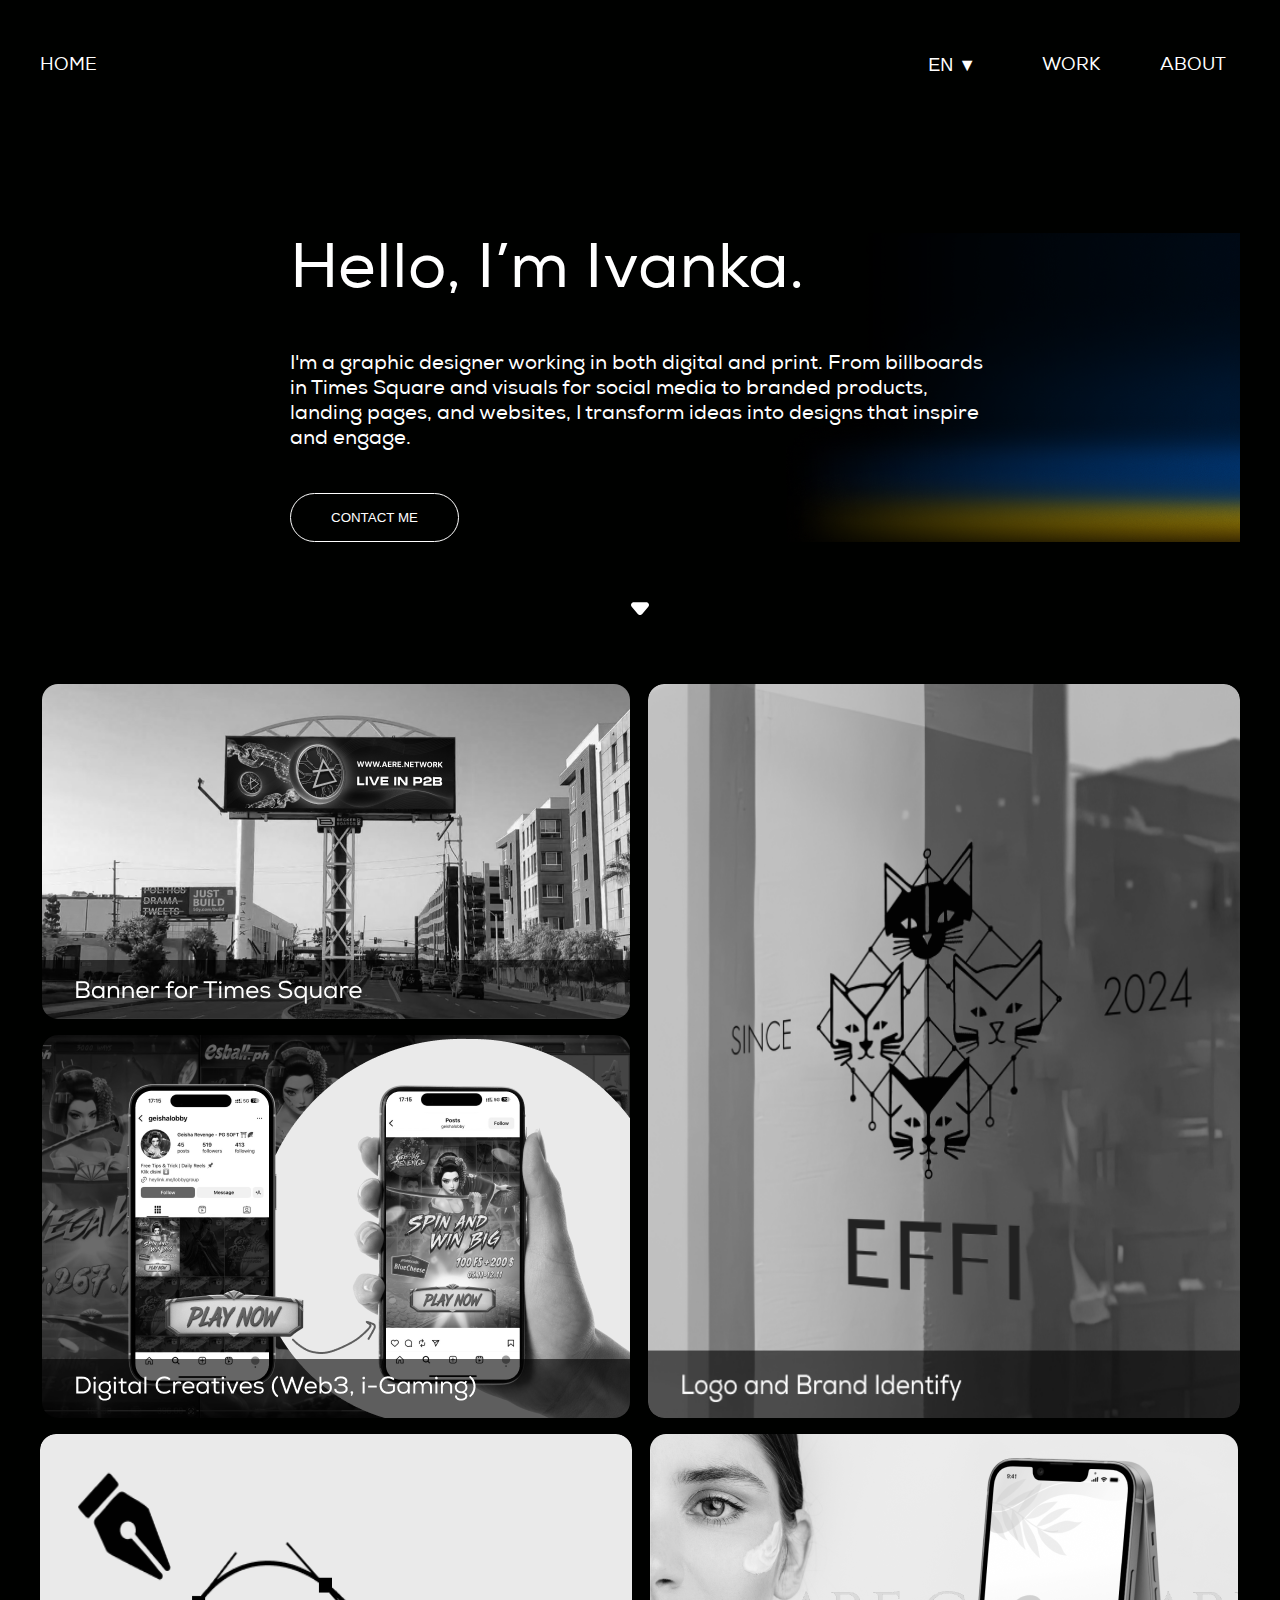
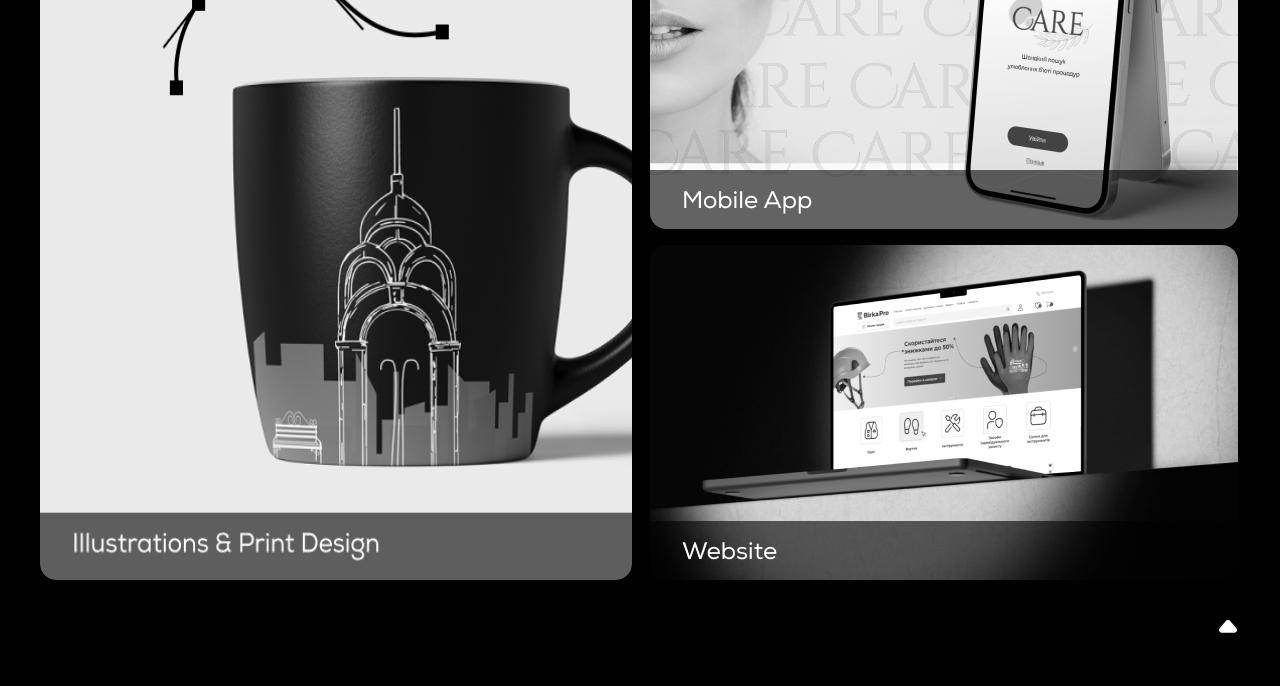
<file: index.html>
<!DOCTYPE html>
<html lang="en">

<head>
  <meta charset="UTF-8" />
  <meta name="viewport" content="width=device-width, initial-scale=1.0" />
  <meta name="description"
    content="Portfolio of Ivanna Voitseshko — Graphic Designer specializing in branding, logos, and marketing visuals." />
  <title>Ivanna Voitseshko — Graphic Designer Portfolio</title>
  <link rel="stylesheet" href="./css/style.css" />
</head>

<body>
  <header class="header" id="header">
    <div class="container">
      <div class="header__menu">
        <div class="header__home">
          <a data-en="HOME" data-ua="ГОЛОВНА" class="link header__link" href="">HOME</a>
        </div>
        <ul class="header__hat">
          <li class="header__langswitcher">
            <button class="header__lang-btn lang-btn button" id="lang-btn">
              EN&#9660;
            </button>
            <ul class="lang-menu" id="lang-menu">
              <li data-lang="en">English<img class="flag-lang" src="./logo/gb.svg" alt="EN"></li>
              <li data-lang="ua">Українська<img class="flag-lang" src="./logo/ua.svg" alt="UA"></li>
            </ul>
          </li>
          <li>
            <a data-en="WORK" data-ua="ПОРТФОЛІО" class="link header__link" href="#work-section">WORK</a>
          </li>
          <li>
            <a data-en="ABOUT" data-ua="ПРО МЕНЕ" class="link header__link" href="./about.html">ABOUT</a>
          </li>
        </ul>
      </div>
    </div>
  </header>
  <main>
    <section class="main-section" id="main-section">
      <div class="container">
        <div class="main-section__container">
          <h1 data-en="Hello, I’m Ivanka." data-ua="Привіт, я Іванка" class="main-section__title">
            Hello, I’m Ivanka.
          </h1>
          <p data-en="I'm a graphic designer working in both digital and print. From
              billboards in Times Square and visuals for social media to branded
              products, landing pages, and websites, I transform ideas into
              designs that inspire and engage." data-ua="Я графічна дизайнерка, створюю як цифровий контент, 
              так і поліграфічну продукцію. 
            Від білбордів на Times Square та візуальних елементів для соціальних мереж до брендованих продуктів, 
            цільових сторінок та вебсайтів, я перетворюю ідеї на дизайни, що надихають та залучають."
            class="main-section__text">
            I'm a graphic designer working in both digital and print. From billboards in Times Square and visuals
            for social media to branded products, landing pages, and websites, I transform ideas into
            designs that inspire and engage.
          </p>
          <a href="https://t.me/vanessaVoitz"><button data-en="CONTACT ME" data-ua="НАПИСАТИ МЕНІ"
              class="main-section__button">CONTACT ME</button></a>
        </div>
        <div class="main-section__arrow">
          <a href="#work-section" class="arrow-link">
            <svg width="24" height="18" viewBox="0 0 24 24" fill="none" xmlns="http://www.w3.org/2000/svg">
              <path
                d="M3.58164 3L20.4184 3C21.0831 2.99909 21.7344 3.17765 22.2971 3.51504C22.8598 3.85242 23.3107 4.33482 23.5977 4.90641C23.9337 5.5846 24.0632 6.33913 23.9712 7.08403C23.8793 7.82893 23.5698 8.53424 23.0778 9.11956L14.6595 18.8422C14.3291 19.2056 13.9207 19.4971 13.4618 19.6969C13.003 19.8966 12.5044 20 12 20C11.4956 20 10.997 19.8966 10.5382 19.6969C10.0793 19.4971 9.67089 19.2056 9.34052 18.8422L0.922156 9.11956C0.43024 8.53423 0.120685 7.82893 0.0287639 7.08403C-0.0631549 6.33913 0.0662606 5.58459 0.402261 4.90641C0.689289 4.33482 1.14023 3.85242 1.7029 3.51503C2.26557 3.17765 2.91695 2.99908 3.58164 3Z"
                fill="currentColor" />
            </svg>
          </a>
        </div>
      </div>
    </section>
    <section class="work-section" id="work-section">
      <div class="container">
        <div class="work-section__container">
          <h2 hidden data-en="MY WORKS" data-ua="МОЇ РОБОТИ" class="work-section__title">MY WORKS</h2>
          <div class="work-section__blocks">
            <a href="./works-video.html" class="work-section__block block1"><img
                src="./images/works-section/video-block-img.png" alt="Banner for Times Square"></a>
            <a href="./works-logos.html" class="work-section__block block2"><img
                src="./images/works-section/logo-block-img.png" alt="Logo and Brand Identify"></a>
            <a href="./works-banners.html" class="work-section__block block3"><img
                src="./images/works-section/banner-block-img2.png" alt="Digital Creatives (Web3, i-Gaming)"></a>
            <a href="./works-illustrations.html" class="work-section__block block4">
              <img src="./images/works-section/illustrations-image/illustration-block-image.png"
                alt="Illustrations & Print Design">
            </a>
            <a href="./works-mobileapp.html" class="work-section__block block5">
              <img src="./images/works-section/mobileapp-image/mobileapp-section-img.png" alt="Mobile App">
            </a>
            <a href="./works-website.html" class="work-section__block block6">
              <img src="./images/works-section/website-image/website-section-img.png" alt="Website">
            </a>
          </div>
        </div>
      </div>
    </section>
    <footer class="footer">
      <div class="container">
        <div class="footer__main-section">
          <a href="#header" class="arrow-link-rotate">
            <svg width="24" height="18" viewBox="0 0 24 24" fill="none" xmlns="http://www.w3.org/2000/svg">
              <path
                d="M20.4184 17L3.58164 17C2.91694 17.0009 2.26556 16.8223 1.7029 16.485C1.14023 16.1476 0.689285 15.6652 0.402257 15.0936C0.0662574 14.4154 -0.0631556 13.6609 0.0287643 12.916C0.120684 12.1711 0.43024 11.4658 0.922156 10.8804L9.34052 1.15777C9.67089 0.794356 10.0793 0.502893 10.5382 0.303137C10.997 0.103381 11.4956 0 12 0C12.5044 0 13.003 0.103381 13.4618 0.303137C13.9207 0.502893 14.3291 0.794356 14.6595 1.15777L23.0778 10.8804C23.5698 11.4658 23.8793 12.1711 23.9712 12.916C24.0632 13.6609 23.9337 14.4154 23.5977 15.0936C23.3107 15.6652 22.8598 16.1476 22.2971 16.485C21.7344 16.8223 21.0831 17.0009 20.4184 17Z"
                fill="currentColor" />
            </svg>
          </a>
        </div>
      </div>
      </div>
    </footer>
  </main>
  <script src="./js/lang-menu.js"></script>
</body>

</html>
</file>
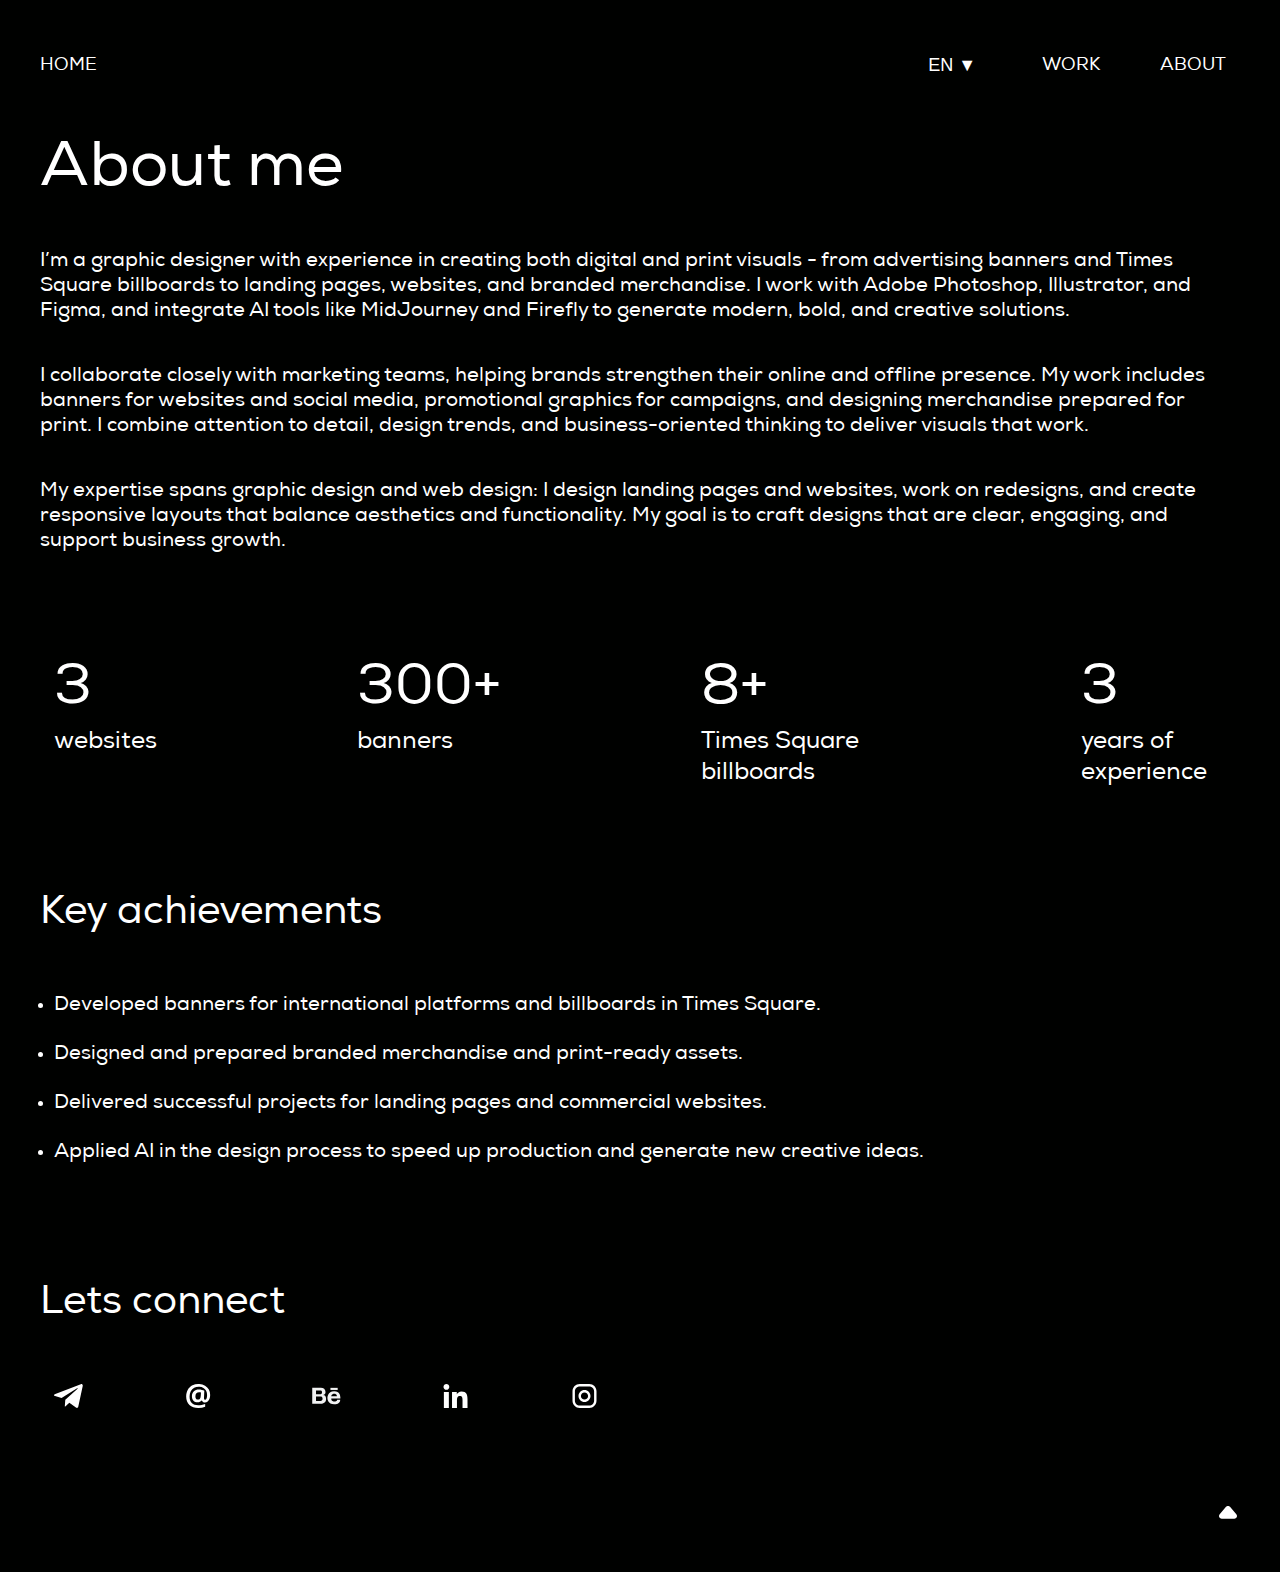
<file: about.html>
<!DOCTYPE html>
<html lang="en">

<head>
  <meta charset="UTF-8" />
  <meta name="viewport" content="width=device-width, initial-scale=1.0" />
  <title>ResumeIvanna</title>
  <link rel="stylesheet" href="./css/style.css" />
</head>

<body>
  <header class="header" id="header">
    <div class="container">
      <div class="header__menu">
        <div class="header__home">
          <a data-en="HOME" data-ua="ГОЛОВНА" class="link header__link" href="./index.html">HOME</a>
        </div>
        <ul class="header__hat">
          <li class="header__langswitcher">
            <button class="header__lang-btn lang-btn button" id="lang-btn">
              EN&#9660;
            </button>
            <ul class="lang-menu" id="lang-menu">
              <li data-lang="en">English<img class="flag-lang" src="./logo/gb.svg" alt="EN"></li>
              <li data-lang="ua">Українська<img class="flag-lang" src="./logo/ua.svg" alt="UA"></li>
            </ul>
          </li>
          <li>
            <a data-en="WORK" data-ua="ПОРТФОЛІО" class="link header__link" href="./index.html#work-section">WORK</a>
          </li>
          <li>
            <a data-en="ABOUT" data-ua="ПРО МЕНЕ" class="link header__link" href="#about-section">ABOUT</a>
          </li>
        </ul>
      </div>
    </div>
  </header>
  <main>
    <section class="about-section" id="about-section">
      <div class="container">
        <div class="about-section__container">
          <div class="about-section__content">
            <h2 data-en="About me" data-ua="Про мене" class="about-section__title">About me</h2>
            <p data-en="I’m a graphic designer with experience in creating both digital and print
                visuals - from advertising banners and Times Square billboards to landing pages, websites, 
                and branded merchandise. I work with Adobe Photoshop, Illustrator, and
                Figma, and integrate AI tools like MidJourney and Firefly to generate modern, bold, and creative solutions."
              data-ua="Я графічна дизайнерка з досвідом у створенні digital та друкованих візуалів, 
                від рекламних банерів і білбордів на Times Square до лендингів, сайтів та брендованого мерчу. 
                Працюю з Adobe Photoshop, Illustrator, Figma та використовую AI-інструменти (MidJourney, Firefly), 
                щоб генерувати сучасні та сміливі візуальні рішення" class="about-section__text">I’m a graphic designer
              with experience in creating both digital and print visuals - from advertising banners and Times
              Square billboards to landing pages, websites, and branded merchandise. I work with Adobe Photoshop,
              Illustrator and Figma, and integrate AI tools like MidJourney and Firefly to generate modern, bold and
              creative solutions.</p>
            <p data-en="I collaborate closely with marketing teams, helping brands strengthen their 
            online and offline presence. My work includes banners for websites and social media, 
            promotional graphics for campaigns, and designing merchandise prepared for print.
            I combine attention to detail, design trends, and business-oriented thinking to deliver visuals that work."
              data-ua="Я співпрацювала з командами маркетингу, допомагаючи брендам посилювати їхню присутність 
              онлайн і офлайн: створювала банери для сайтів і соціальних мереж, промо-графіку для кампаній, 
              розробляла дизайн мерчу та готувала макети до друку. У своїх роботах я поєдную увагу до деталей, 
              сучасні тренди та орієнтацію на бізнес-цілі клієнтів." class="about-section__text">I
              collaborate closely with marketing teams, helping brands strengthen their online and offline presence. My
              work includes banners for websites and social media, promotional graphics for campaigns,
              and designing merchandise prepared for print. I combine attention to detail, design trends,
              and business-oriented thinking to deliver visuals that work.
            </p>
            <p data-en="My expertise spans graphic design and web design: I design landing pages and websites, 
            work on redesigns, and create responsive layouts that balance aesthetics and functionality. 
            My goal is to craft designs that are clear, engaging, and support business growth." data-ua="Мій досвід 
            охоплює як графічний дизайн, так і веб-дизайн: я створюю лендинги та сайти, 
            працюю над редизайнами та адаптивними інтерфейсами, що поєднують естетику й функціональність. 
            Моє завдання — робити дизайн зрозумілим, привабливим і таким, що допомагає бізнесу рости."
              class="about-section__text">My expertise spans graphic design and web design: I design landing pages and
              websites, work on redesigns, and create responsive layouts that balance aesthetics and functionality.
              My goal is to craft designs that are clear, engaging and support business growth.</p>
          </div>
          <div class="about-section__fact">
            <ul class="about-section__list">
              <li>
                <h2 class="about-section__list-title">3</h2>
                <p data-en="websites" data-ua="комерційні вебсайти" class="about-section__list-text">websites</p>
              </li>
              <li>
                <h2 class="about-section__list-title">300+</h2>
                <p data-en="banners" data-ua="рекламних банерів" class="about-section__list-text">banners</p>
              </li>
              <li>
                <h2 class="about-section__list-title">8+</h2>
                <p data-en="Times Square billboards" data-ua="білбордів на Times Square"
                  class="about-section__list-text">
                  Times Square <br> billboards</p>
              </li>
              <li>
                <h2 class="about-section__list-title">3</h2>
                <p data-en="years of experience" data-ua="роки досвіду" class="about-section__list-text">years of <br>
                  experience</p>
              </li>
            </ul>
          </div>
          <div class="about-section__key-content">
            <h3 data-en="Key achievements" data-ua="Ключові досягнення" class="about-section__key-title">Key
              achievements</h3>
            <ul class="about-section__key-list">
              <li data-en="Developed banners for international platforms and billboards in Times Square."
                data-ua="Розробка банерів для міжнародних платформ і білбордів Times Square."
                class="about-section__key-text">
                <p>Developed banners for international platforms and billboards in Times Square.</p>
              </li>
              <li data-en="Designed and prepared branded merchandise and print-ready assets."
                data-ua="Створення та підготовка до друку мерчу та сувенірної продукції."
                class="about-section__key-text">
                <p>Designed and prepared branded merchandise and print-ready assets.</p>
              </li>
              <li data-en="Delivered successful projects for landing pages and commercial websites."
                data-ua="Успішні проєкти з розробки лендингів і комерційних сайтів." class="about-section__key-text">
                <p>Delivered successful projects for landing pages and commercial websites.</p>
              </li>
              <li data-en="Applied AI in the design process to speed up production and generate new creative ideas."
                data-ua="Використання AI у процесі дизайн-розробки для пришвидшення роботи та генерації нових ідей."
                class="about-section__key-text">
                <p>Applied AI in the design process to speed up production and generate new creative ideas.</p>
              </li>
            </ul>
          </div>
          <div class="about-section__socials">
            <h3 data-en="Lets connect" data-ua="Зв'яжіться зі мною" class="about-section__socials-title">Lets connect
            </h3>
            <ul class="about-section__socials-list">
              <a class="socials-link" href="https://t.me/vanessaVoitz" target="_blank" rel="noopener noreferrer">
                <svg class="about-section__socials-icon" width="29" height="24">
                  <use href="./logo/icon.svg#icon-telegram"></use>
                </svg>
              </a>
              <a class="socials-link" href="mailto:ivanna.voitseshko@gmail.com">
                <svg class="about-section__socials-icon" width="29" height="24">
                  <use href="./logo/icon.svg#icon-email"></use>
                </svg>
              </a>
              <a class="socials-link" href="https://www.behance.net/ivannavoitses" target="_blank"
                rel="noopener noreferrer">
                <svg class="about-section__socials-icon" width="29" height="24">
                  <use href="./logo/icon.svg#icon-behance"></use>
                </svg>
              </a>
              <a class="socials-link" href="https://www.linkedin.com/in/vanessa-voits/" target="_blank"
                rel="noopener noreferrer">
                <svg class="about-section__socials-icon" width="29" height="24">
                  <use href="./logo/icon.svg#icon-linkedin"></use>
                </svg>
              </a>
              <a class="socials-link" href="https://www.instagram.com/imvanessagd/?igsh=amlrbXQzanA1eDgw"
                target="_blank" rel="noopener noreferrer">
                <svg class="about-section__socials-icon" width="29" height="24">
                  <use href="./logo/icon.svg#icon-instagram"></use>
                </svg>
              </a>
            </ul>
          </div>
        </div>
      </div>
    </section>
  </main>
  <footer class="footer">
    <div class="container">
      <div class="footer__about-section">
        <a href="#header">
          <a href="#header" class="arrow-link-rotate">
            <svg width="24" height="18" viewBox="0 0 24 24" fill="none" xmlns="http://www.w3.org/2000/svg">
              <path
                d="M20.4184 17L3.58164 17C2.91694 17.0009 2.26556 16.8223 1.7029 16.485C1.14023 16.1476 0.689285 15.6652 0.402257 15.0936C0.0662574 14.4154 -0.0631556 13.6609 0.0287643 12.916C0.120684 12.1711 0.43024 11.4658 0.922156 10.8804L9.34052 1.15777C9.67089 0.794356 10.0793 0.502893 10.5382 0.303137C10.997 0.103381 11.4956 0 12 0C12.5044 0 13.003 0.103381 13.4618 0.303137C13.9207 0.502893 14.3291 0.794356 14.6595 1.15777L23.0778 10.8804C23.5698 11.4658 23.8793 12.1711 23.9712 12.916C24.0632 13.6609 23.9337 14.4154 23.5977 15.0936C23.3107 15.6652 22.8598 16.1476 22.2971 16.485C21.7344 16.8223 21.0831 17.0009 20.4184 17Z"
                fill="currentColor" />
            </svg>
          </a>
        </a>
      </div>
    </div>
    </div>
  </footer>
  <script src="./js/lang-menu.js"></script>
</body>

</html>
</file>
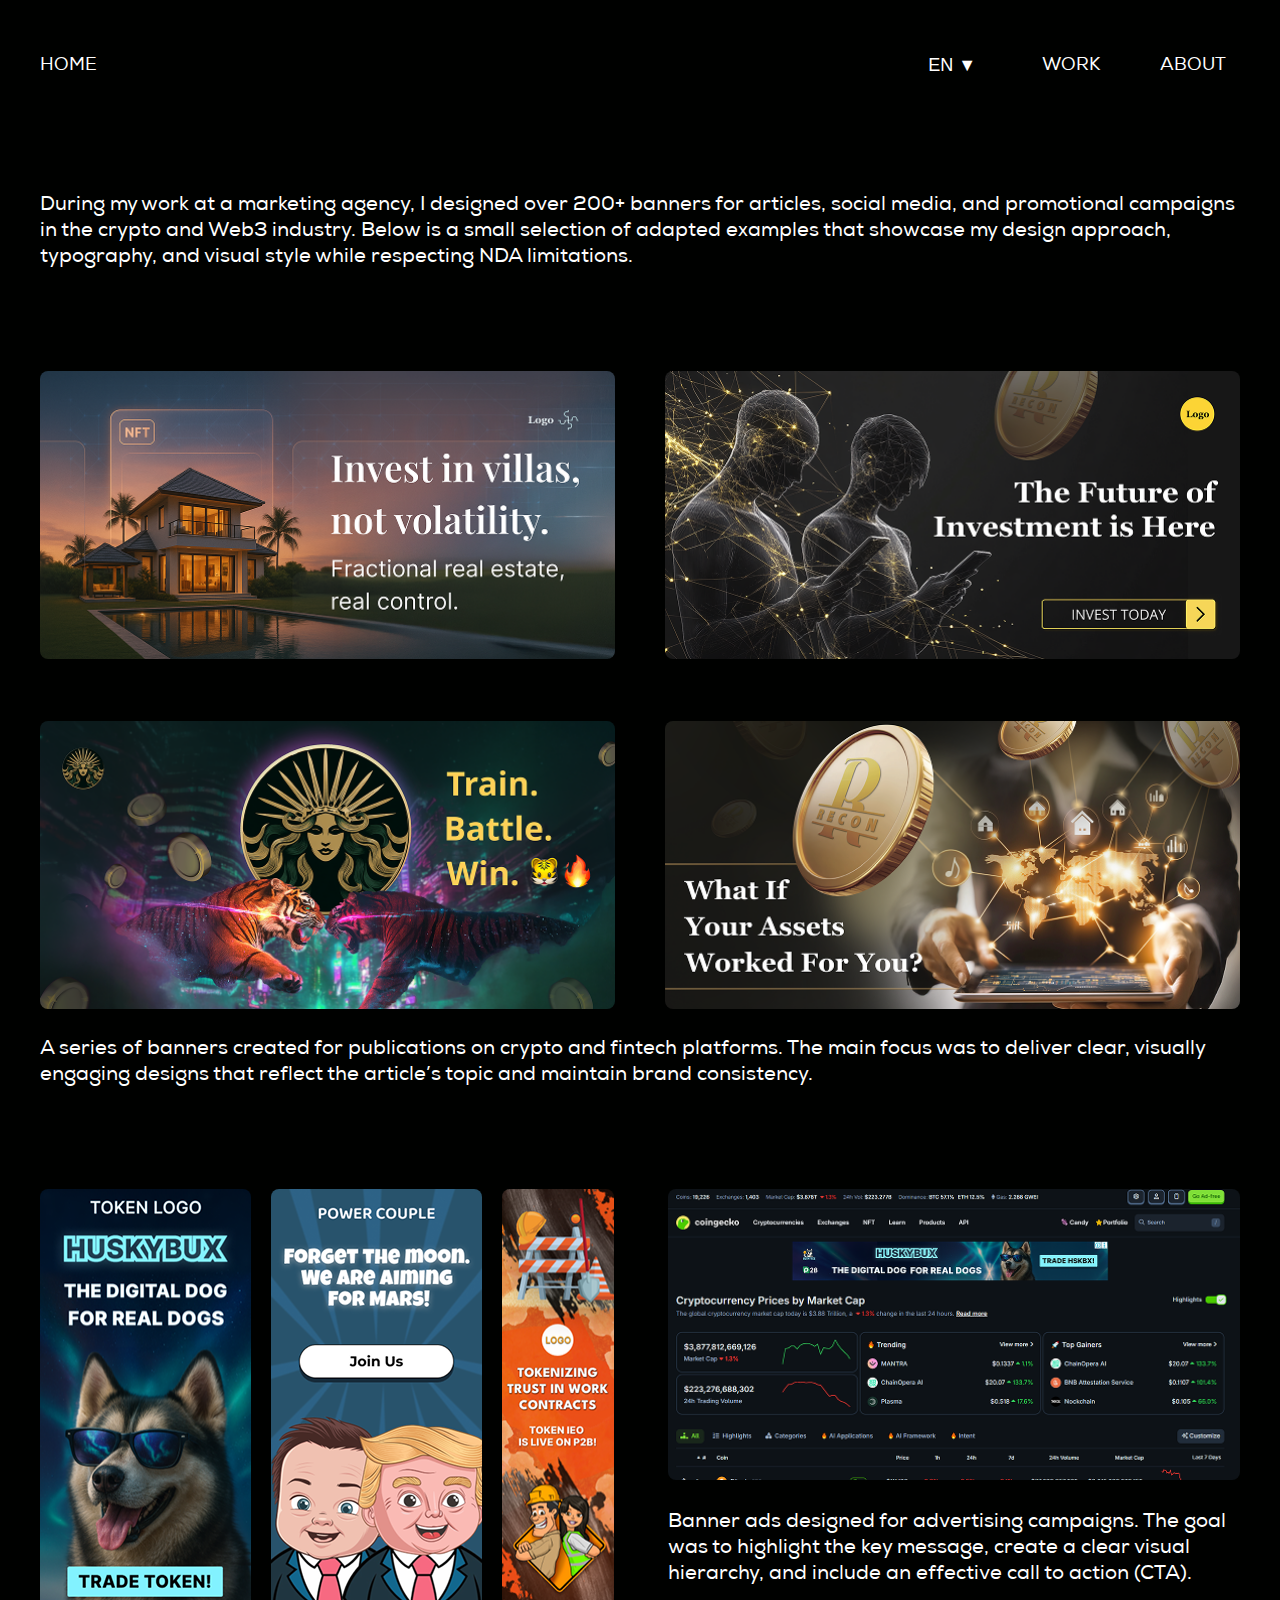
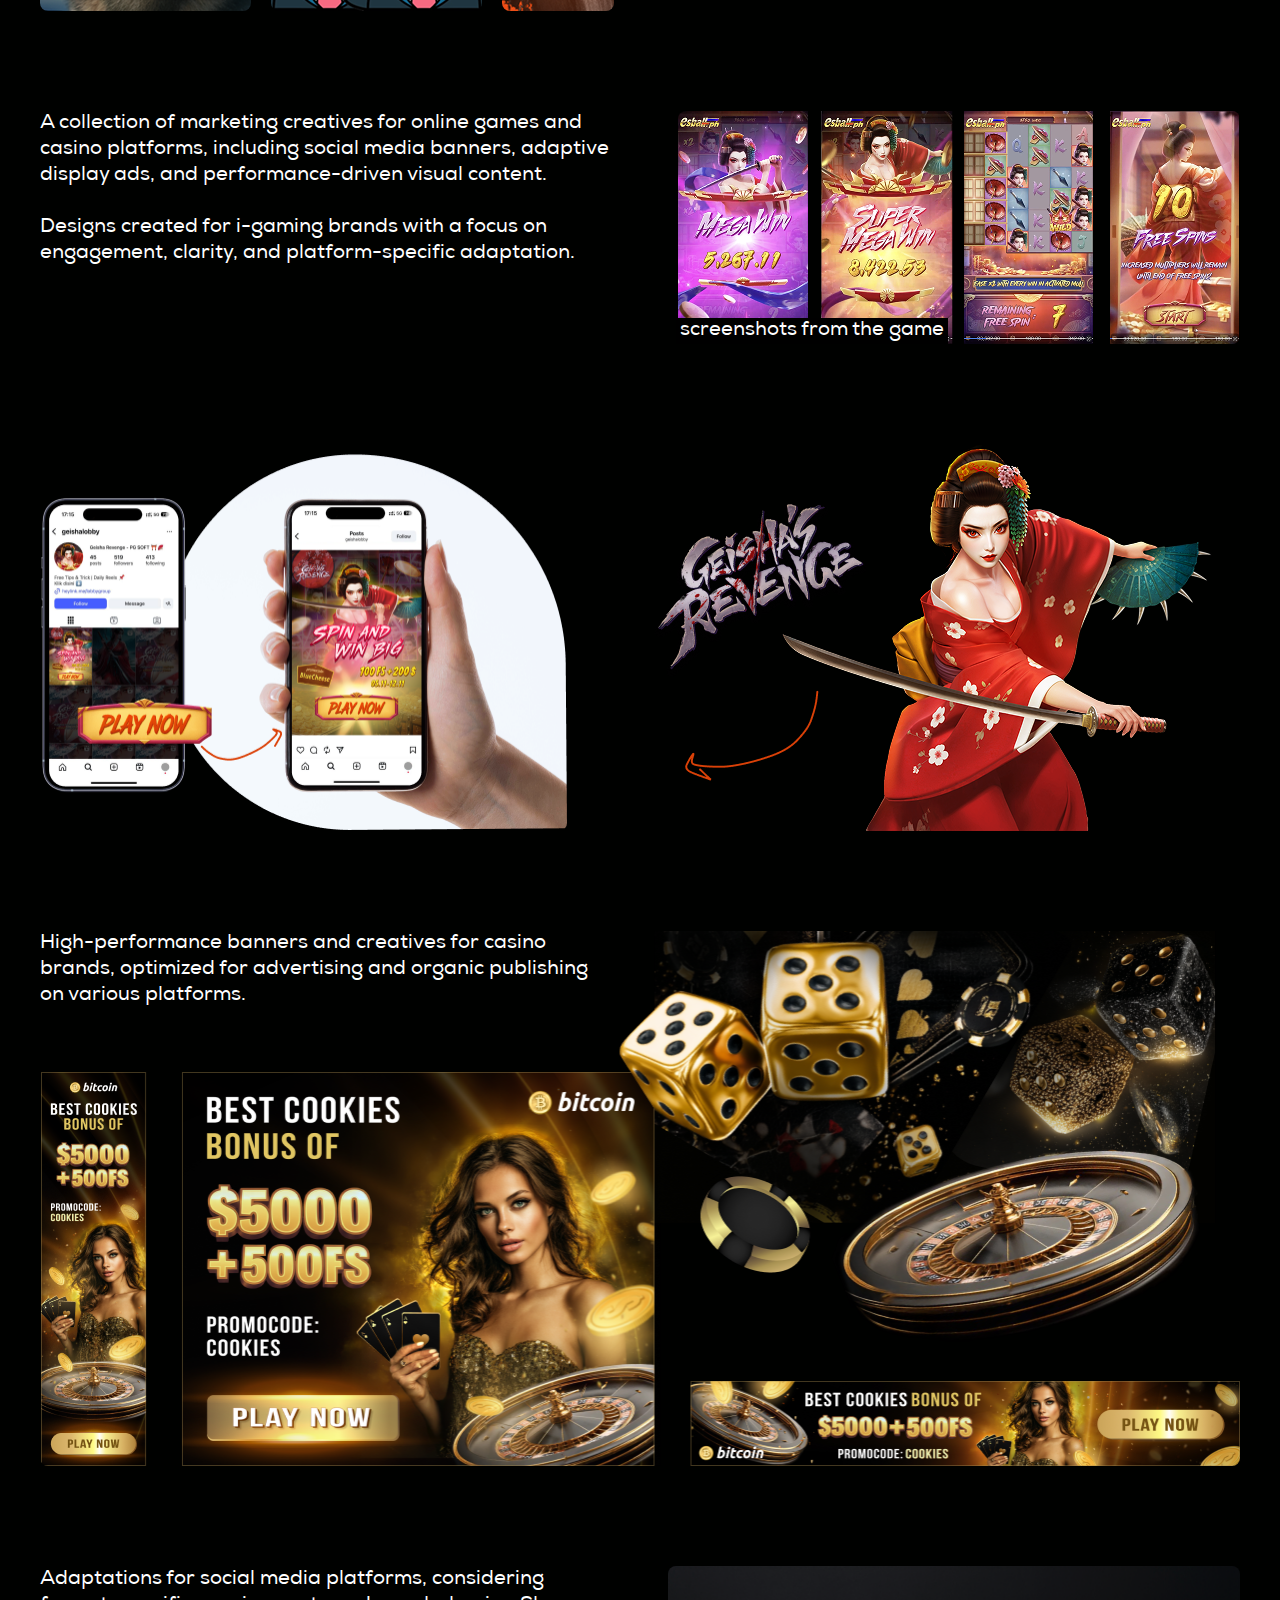
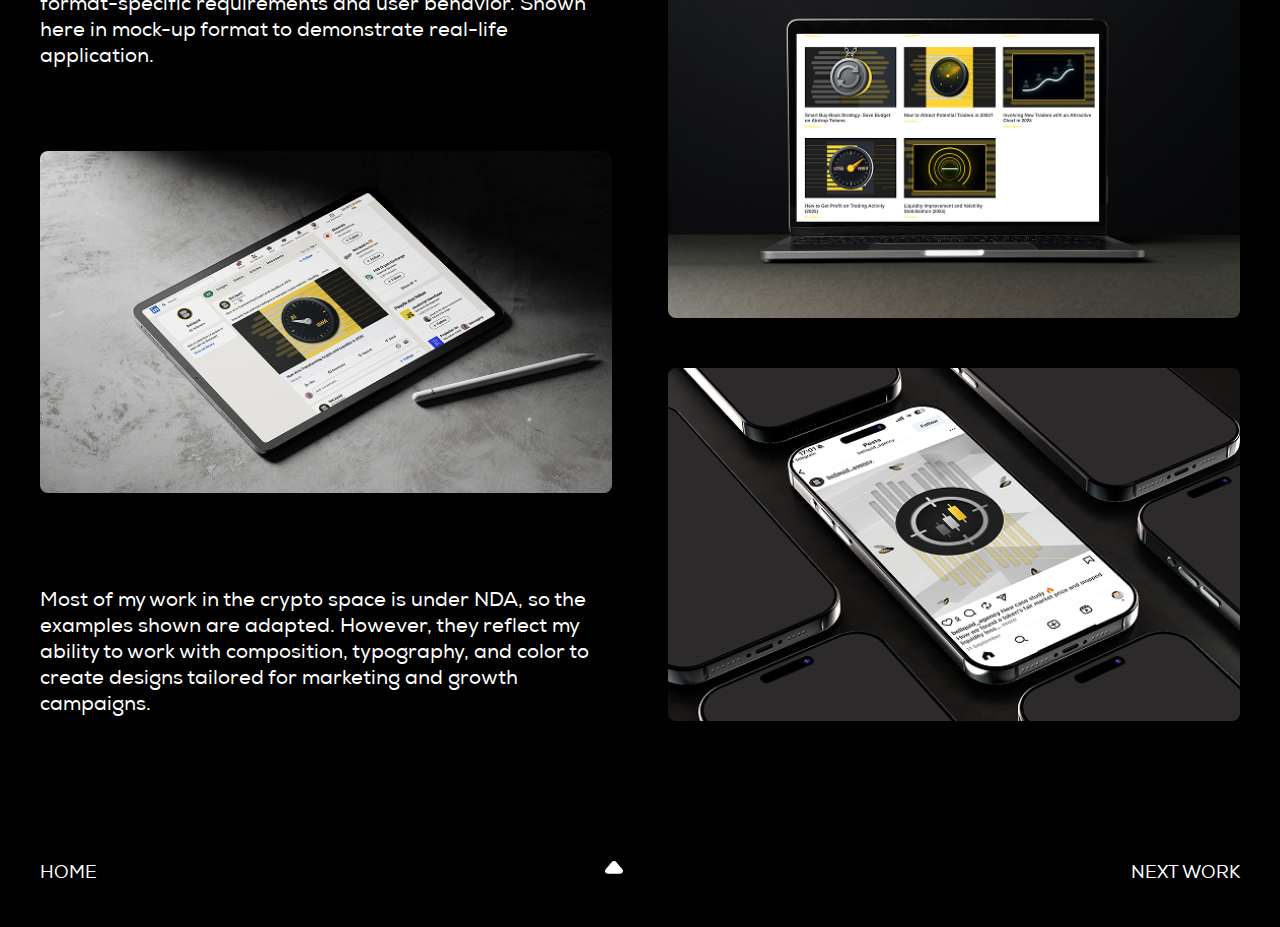
<file: works-banners.html>
<!DOCTYPE html>
<html lang="en">

<head>
  <meta charset="UTF-8" />
  <meta name="viewport" content="width=device-width, initial-scale=1.0" />
  <title>ResumeIvanna</title>
  <link rel="stylesheet" href="./css/style.css" />
</head>

<body>
  <main>
    <header class="header" id="header">
      <div class="container">
        <div class="header__menu">
          <div class="header__home">
            <a data-en="HOME" data-ua="ГОЛОВНА" class="link header__link" href="./index.html">HOME</a>
          </div>
          <ul class="header__hat">
            <li class="header__langswitcher">
              <button class="header__lang-btn lang-btn button" id="lang-btn">
                EN&#9660;
              </button>
              <ul class="lang-menu" id="lang-menu">
                <li data-lang="en">English<img class="flag-lang" src="./logo/gb.svg" alt="EN"></li>
                <li data-lang="ua">Українська<img class="flag-lang" src="./logo/ua.svg" alt="UA"></li>
              </ul>
            </li>
            <li>
              <a data-en="WORK" data-ua="ПОРТФОЛІО" class="link header__link" href="./index.html#work-section">WORK</a>
            </li>
            <li>
              <a data-en="ABOUT" data-ua="ПРО МЕНЕ" class="link header__link" href="./about.html">ABOUT</a>
            </li>
          </ul>
        </div>
      </div>
    </header>
    <section class="banner-section">
      <div class="container">
        <div class="banner-section__container">
          <p data-en="During my work at a marketing agency, I designed over 200+ banners for articles, social media, 
          and promotional campaigns in the crypto and Web3 industry. Below is a small selection of adapted examples 
          that showcase my design approach, typography, and visual style while respecting NDA limitations."
            data-ua="За час моєї роботи в маркетинговому агентстві я розробила понад 200 банерів для статей, 
            соціальних мереж та рекламних кампаній у крипто- та Web3- індустрії. Нижче наведено невелику добірку адаптованих 
            прикладів, які демонструють мій дизайнерський підхід, типографіку та візуальний стиль, дотримуючись обмежень NDA.">
            During my work at a marketing agency, I designed over 200+ banners for articles, social media, and
            promotional campaigns in the crypto and Web3 industry. Below is a small selection of adapted examples that
            showcase my design approach, typography, and visual style while respecting NDA limitations.</p>
          <div class="banner-section__series-first">
            <img src="./images/works-section/banners-images/top-left.png" alt="banners-images-1">
            <img src="./images/works-section/banners-images/top-right.png" alt="banners-images-2">
            <img src="./images/works-section/banners-images/bottom-left.png" alt="banners-images-3">
            <img src="./images/works-section/banners-images/bottom-right.png" alt="banners-images-4">
          </div>
          <p data-en="A series of banners created for publications on crypto and fintech platforms. 
          The main focus was to deliver clear, visually engaging designs that reflect the article’s topic 
          and maintain brand consistency." data-ua="Серія банерів, створених для публікацій на крипто- та фінтех- платформах. 
            Головною метою було створення чіткого, візуально привабливого дизайну, що відображає тему статті та підтримує 
            цілісність бренду.">A series of banners created for publications on crypto and fintech platforms.
            The main focus was to deliver clear, visually engaging designs that reflect the article’s topic and
            maintain brand consistency.</p>
          <div class="banner-section__series-second">
            <div class="banner-section__series-second-left">
              <img src="./images/works-section/banners-images/banner-section__series-second-left-1.png"
                alt="banners-images-1">
              <img src="./images/works-section/banners-images/banner-section__series-second-left-2.png"
                alt="banners-images-2">
              <img src="./images/works-section/banners-images/banner-section__series-second-left-3.png"
                alt="banners-images-3">
            </div>
            <div class="banner-section__series-second-right">
              <img src="./images/works-section/banners-images/banner-section__series-second-right.png"
                alt="banners-images-4">
              <p data-en="Banner ads designed for advertising campaigns. The goal was to highlight the key message, 
              create a clear visual hierarchy, and include an effective call to action (CTA)." data-ua="Банерна реклама, 
              розроблена для рекламних кампаній. Метою було виділити ключове повідомлення, 
              створити чітку візуальну ієрархію та включити ефективний заклик до дії (CTA).">Banner ads designed for
                advertising campaigns. The goal was to highlight the key message, create a clear visual
                hierarchy, and include an effective call to action (CTA).</p>
            </div>
          </div>
          <div class="banner-section__series-third-1">
            <p data-en="A collection of marketing creatives for online games and casino platforms, including social media
             banners, adaptive display ads, and performance-driven visual content. <br> <br> Designs created for i-gaming brands 
             with a focus on engagement, clarity, and platform-specific adaptation." data-ua="Маркетингові креативи для 
             онлайн-ігор та казино-платформ: банери для соціальних мереж, адаптивні дисплейні банери та 
             performance-графіка. <br> <br> Дизайни для i-gaming брендів, створені з акцентом на залучення, читабельність 
             та адаптацію під різні формати й платформи.">
              A collection of marketing creatives for online games and casino platforms, including social media
              banners, adaptive display ads, and performance-driven visual content. <br> <br> Designs created for
              i-gaming brands with a focus on engagement, clarity, and platform-specific adaptation.
            </p>
            <img src="./images/works-section/banners-images/banner-section-img-third1.png"
              alt="banner-section-img-third1">
            <div>
              <p data-en="screenshots from the game" data-ua="скріншоти гри">screenshots from the game</p>
            </div>
          </div>
          <div class="banner-section__series-third-2">
            <img src="./images/works-section/banners-images/banner-section-img-third2-1.png"
              alt="banner-section-img-third2-1">
            <img src="./images/works-section/banners-images/banner-section-img-third2-2.png"
              alt="banner-section-img-third2-2">
          </div>
          <div class="banner-section__series-four">
            <img src="./images/works-section/banners-images/banner-section-img-four.png" alt="banner-section-img-four">
            <p data-en="High-performance banners and creatives for casino brands, optimized for advertising and organic 
              publishing on various platforms." data-ua="Високоефективні банери та креативи для казино-брендів, 
              оптимізовані під рекламу й органічні публікації на різних платформах.">High-performance banners and
              creatives for casino brands, optimized for advertising and organic publishing on various platforms.</p>
          </div>
          <div class="banner-section__series-five">
            <div class="banner-section__series-five-left">
              <p data-en="Adaptations for social media platforms, considering format-specific requirements and user 
              behavior. Shown here in mock-up format to demonstrate real-life application." data-ua="Адаптації для 
              платформ соціальних мереж з урахуванням вимог до формату та поведінки користувачів. 
              Формат макета для демонстрації реального застосування.">Adaptations for social media platforms,
                considering format-specific requirements and user behavior. Shown here in
                mock-up format to demonstrate real-life application.</p>
              <img src="./images/works-section/banners-images/banner-section__series-third-left.png"
                alt="banners-images-1">
              <p data-en="Most of my work in the crypto space is under NDA, so the examples shown are adapted. 
              However, they reflect my ability to work with composition, typography, and color to create designs tailored 
              for marketing and growth campaigns." data-ua="Більшість моїх робіт у криптосфері під дією угоди про 
              нерозголошення, тому наведені приклади 
              адаптовані. Однак вони відображають мою здатність працювати з композицією, типографікою та кольором для 
              створення дизайнів, адаптованих для маркетингових та зростаючих кампаній.">Most of my work in the crypto
                space is under NDA, so the examples shown are adapted. However, they reflect my ability to
                work with composition, typography, and color to create designs tailored for marketing and growth
                campaigns.</p>
            </div>
            <div class="banner-section__series-five-right">
              <img src="./images/works-section/banners-images/banner-section__series-third-right.png"
                alt="banners-images-1">
              <img src="./images/works-section/banners-images/banner-section__series-third-right2.png"
                alt="banners-images-2">
            </div>
          </div>
        </div>
      </div>
    </section>
    <footer class="footer">
      <div class="container">
        <div class="footer__menu">
          <a data-en="HOME" data-ua="ГОЛОВНА" class="link footer__link" href="./index.html">HOME</a>
          <a href="#header" class="arrow-link-rotate">
            <svg width="24" height="18" viewBox="0 0 24 24" fill="none" xmlns="http://www.w3.org/2000/svg">
              <path
                d="M20.4184 17L3.58164 17C2.91694 17.0009 2.26556 16.8223 1.7029 16.485C1.14023 16.1476 0.689285 15.6652 0.402257 15.0936C0.0662574 14.4154 -0.0631556 13.6609 0.0287643 12.916C0.120684 12.1711 0.43024 11.4658 0.922156 10.8804L9.34052 1.15777C9.67089 0.794356 10.0793 0.502893 10.5382 0.303137C10.997 0.103381 11.4956 0 12 0C12.5044 0 13.003 0.103381 13.4618 0.303137C13.9207 0.502893 14.3291 0.794356 14.6595 1.15777L23.0778 10.8804C23.5698 11.4658 23.8793 12.1711 23.9712 12.916C24.0632 13.6609 23.9337 14.4154 23.5977 15.0936C23.3107 15.6652 22.8598 16.1476 22.2971 16.485C21.7344 16.8223 21.0831 17.0009 20.4184 17Z"
                fill="currentColor" />
            </svg>
          </a>
          <a data-en="NEXT WORK" data-ua="НАСТУПНА РОБОТА" class="link footer__link" href="./works-mobileapp.html">
            NEXT WORK
          </a>
        </div>
      </div>
      </div>
    </footer>
  </main>
  <script src="./js/lang-menu.js"></script>
</body>

</html>
</file>
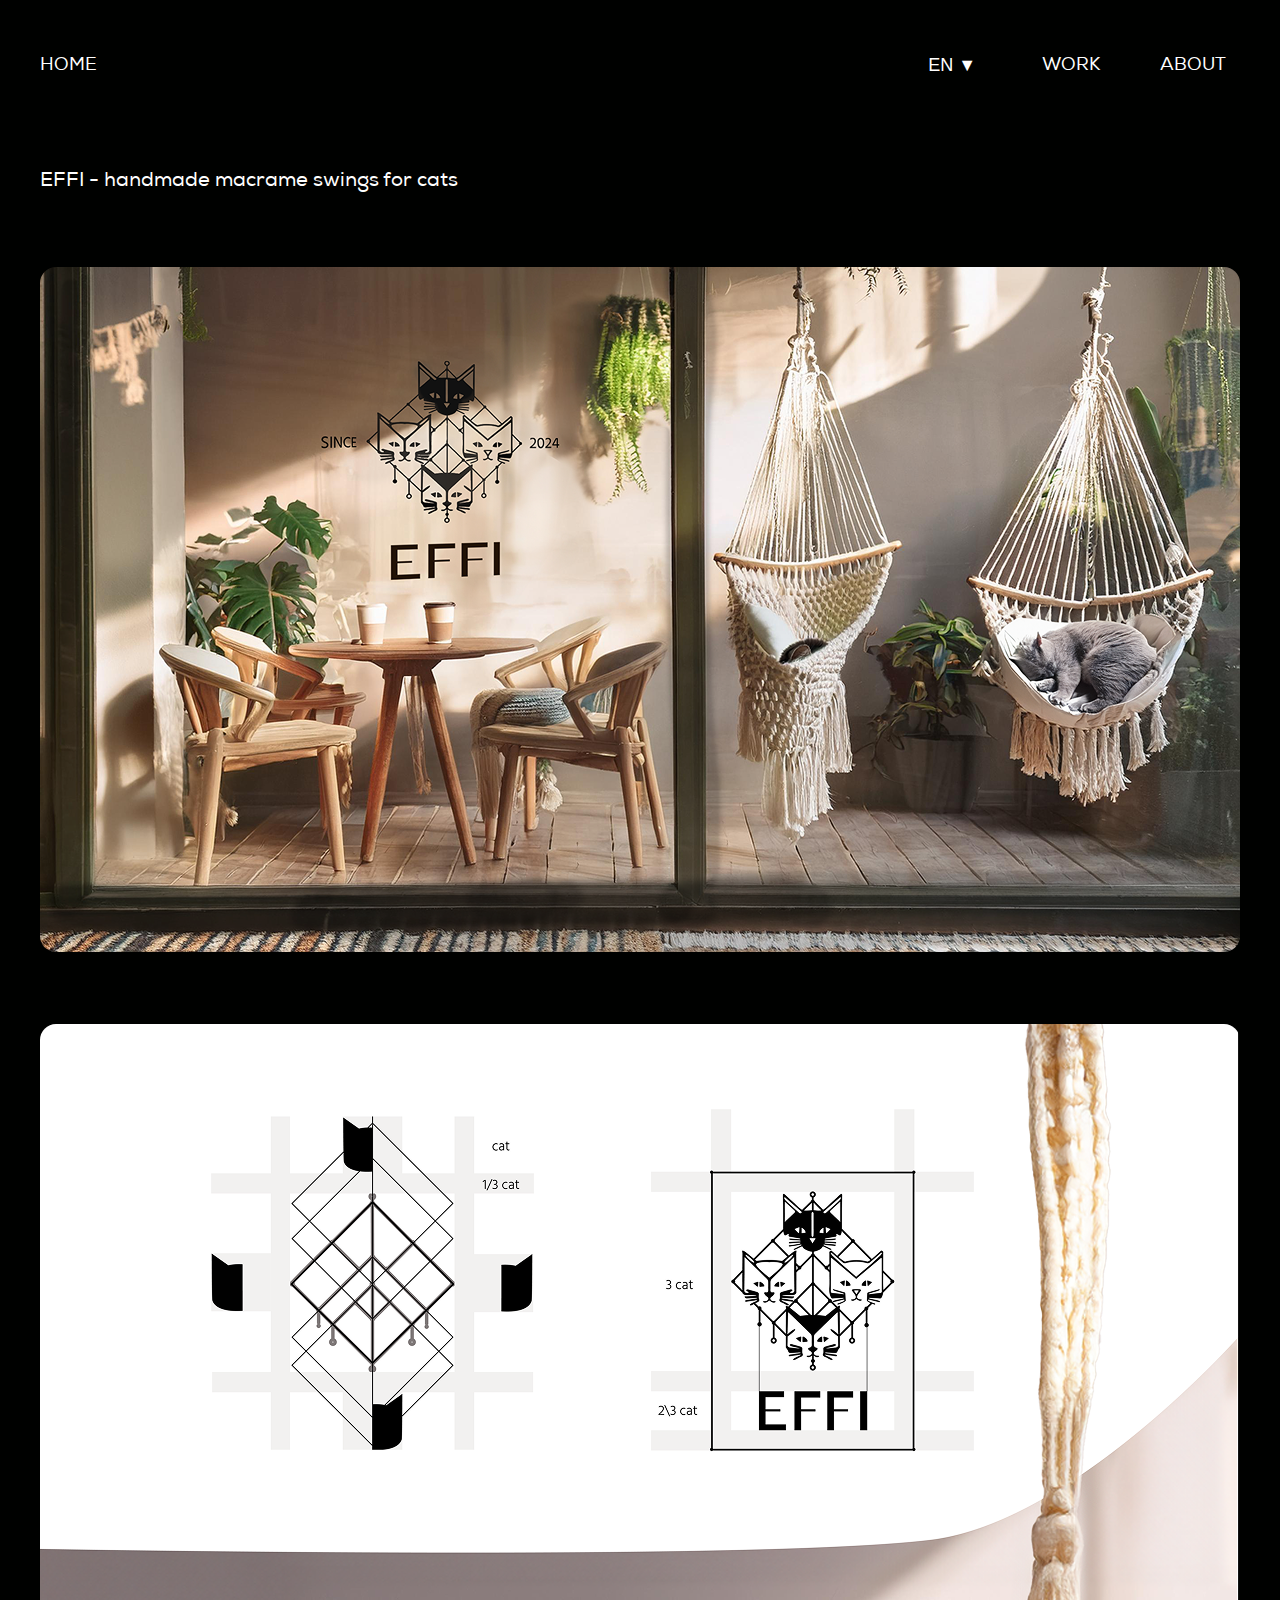
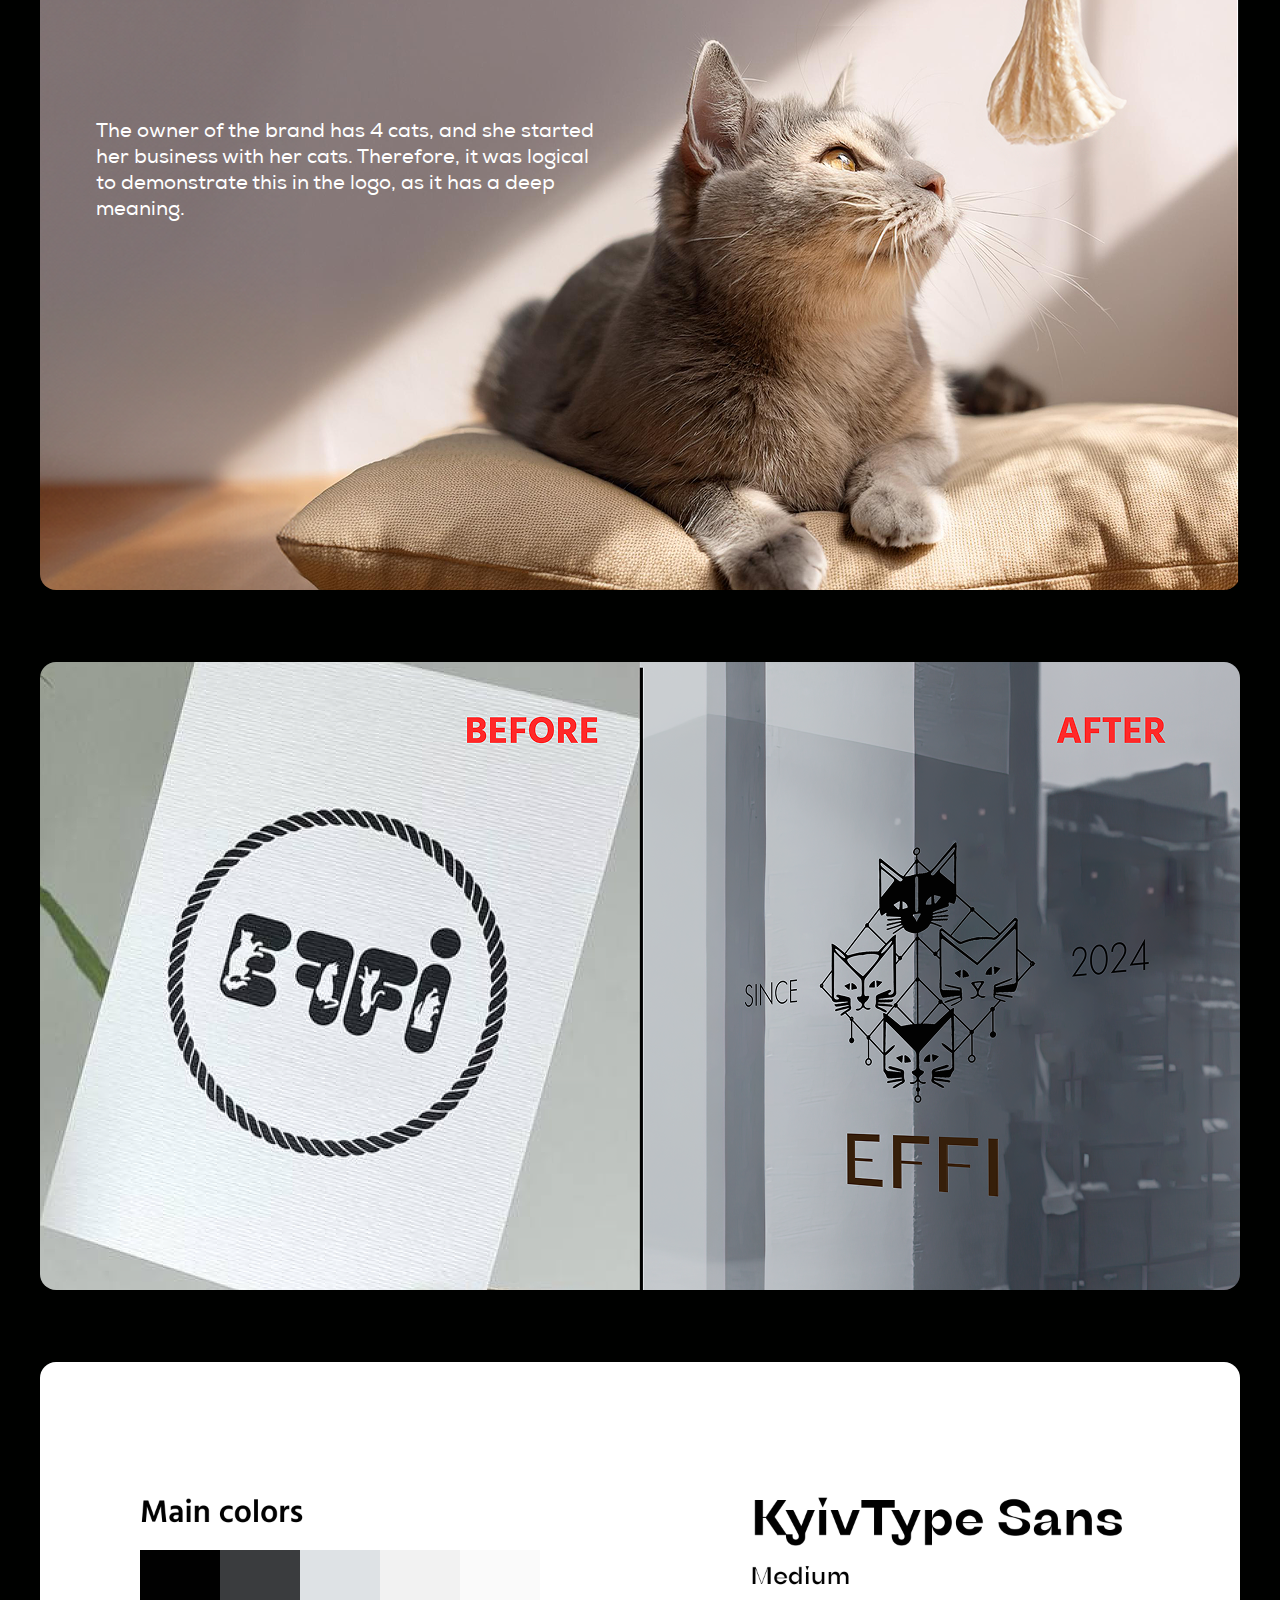
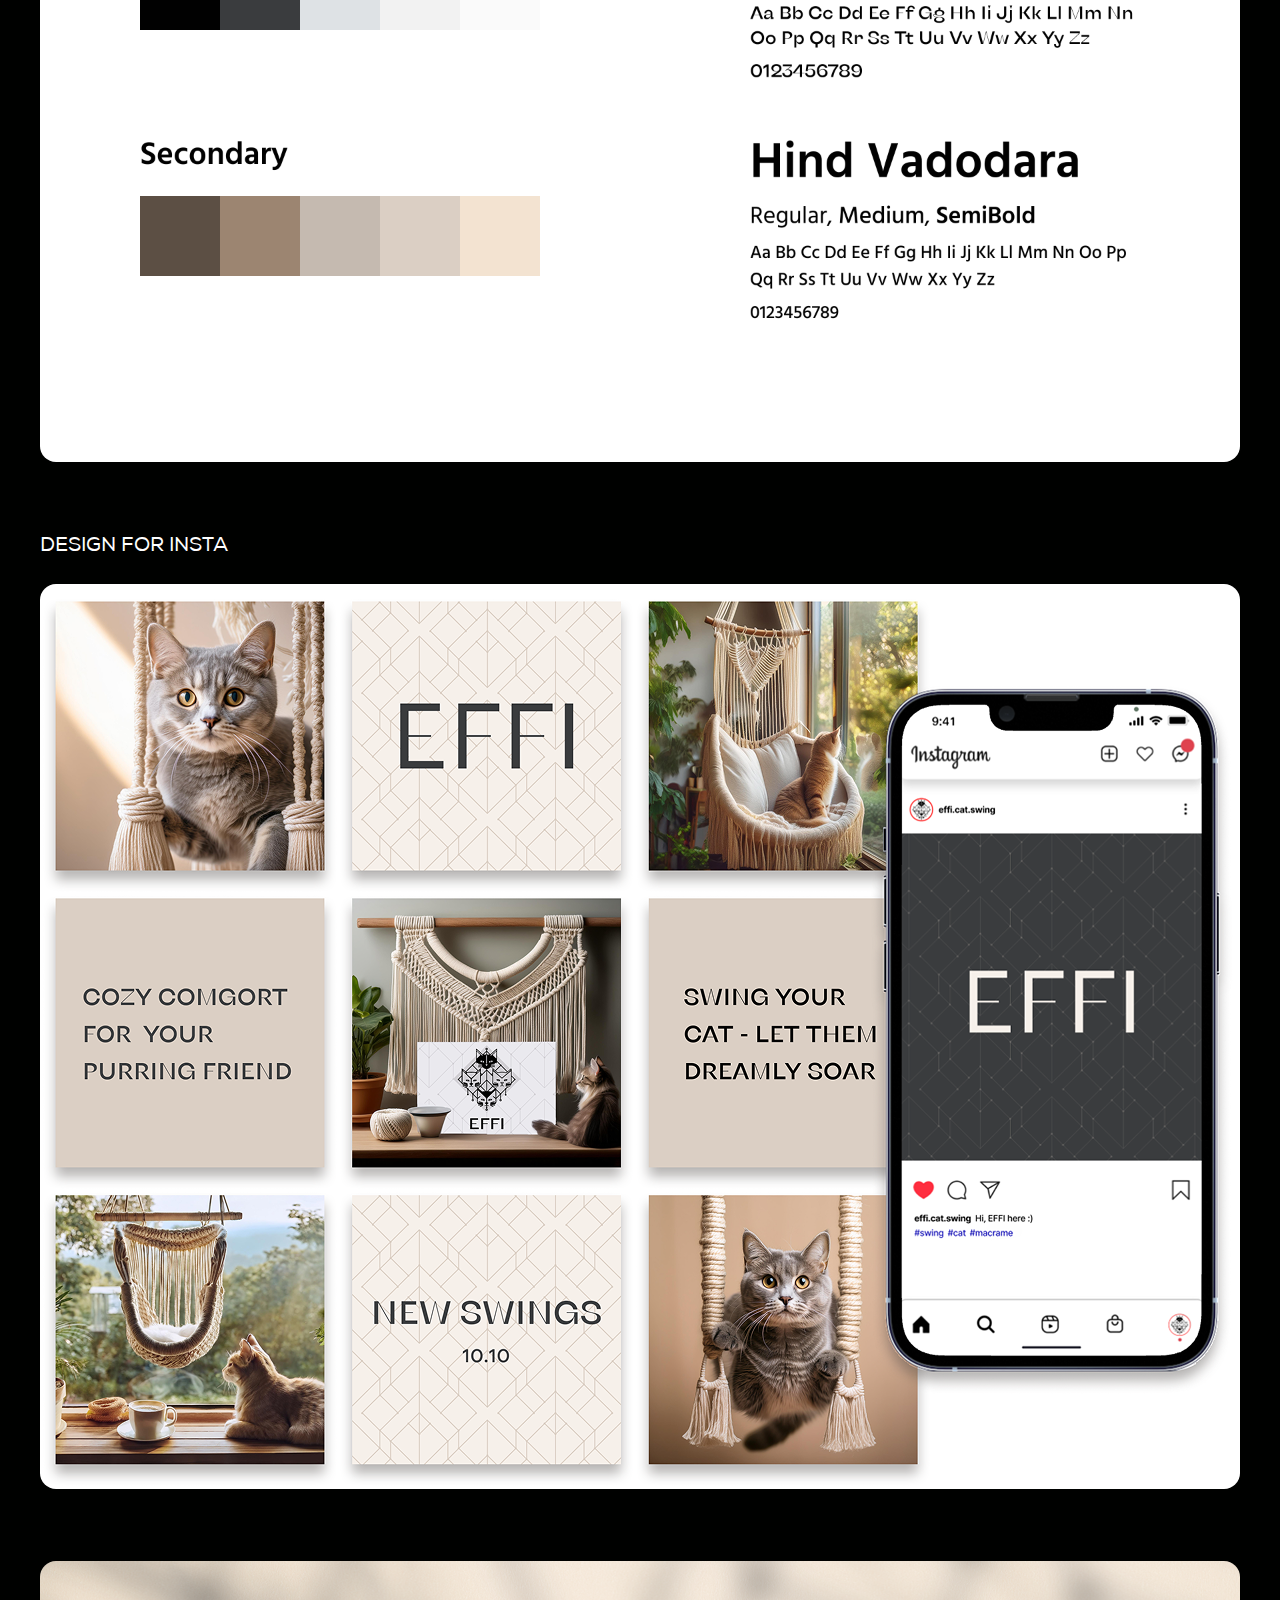
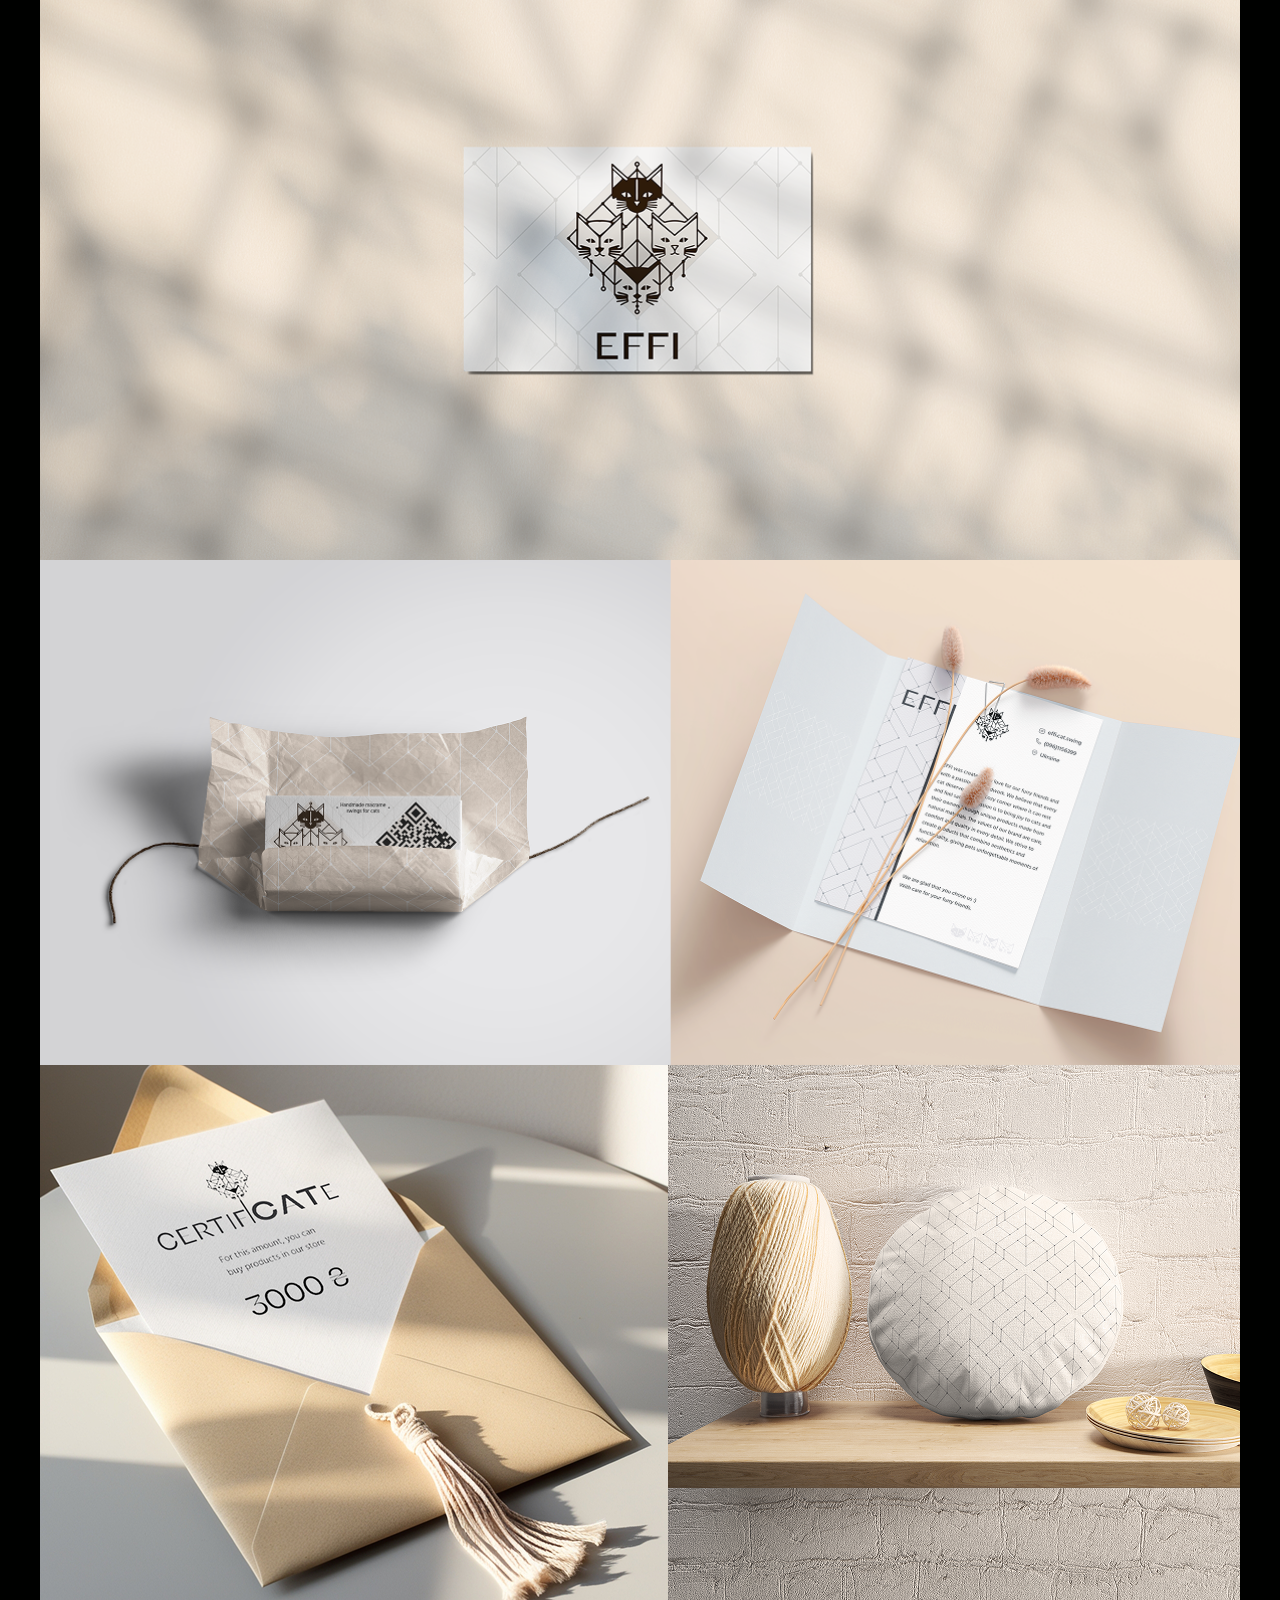
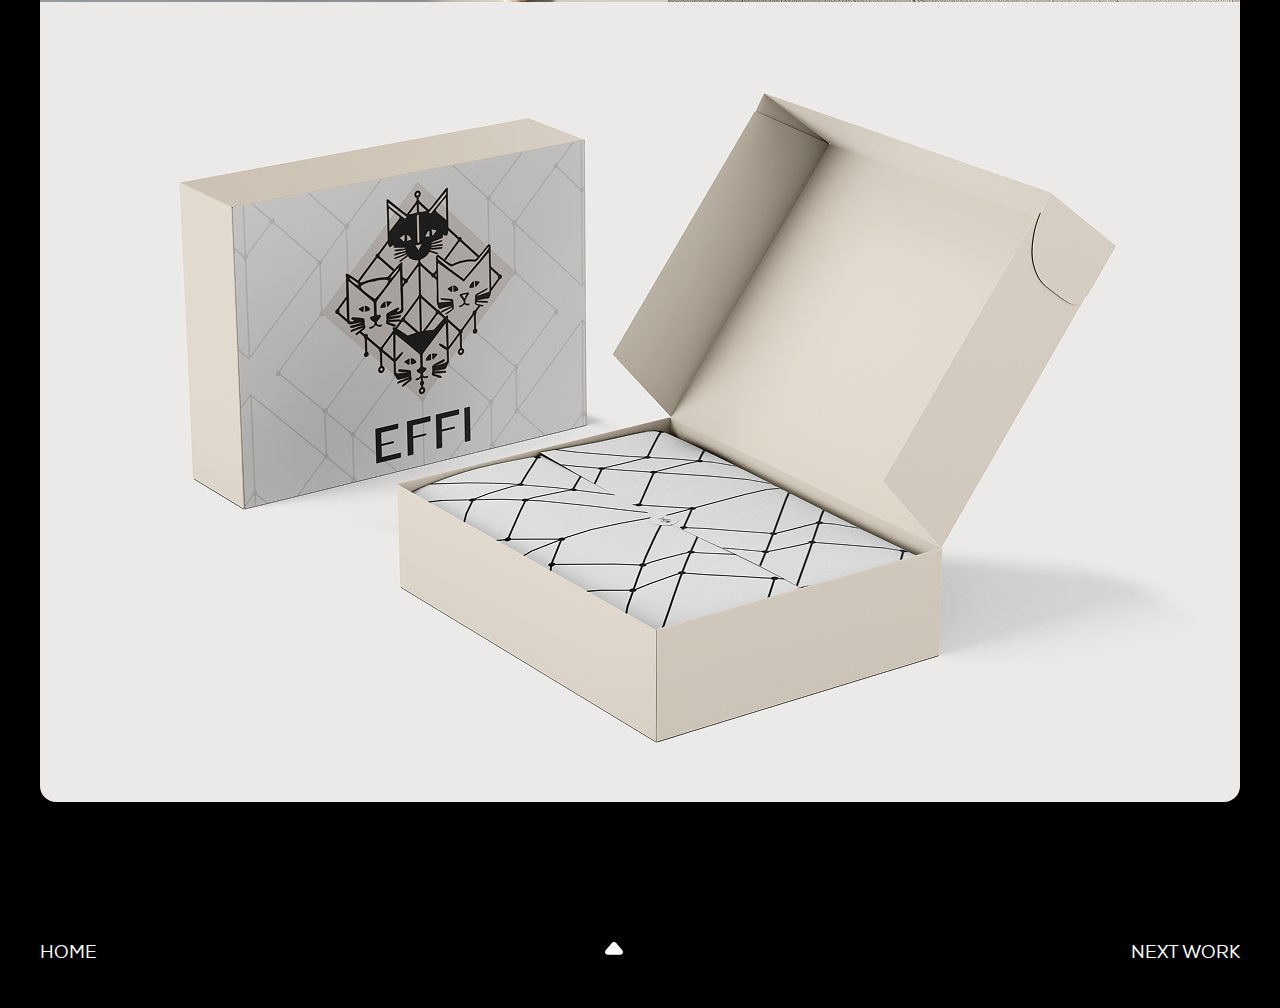
<file: works-logos.html>
<!DOCTYPE html>
<html lang="en">

<head>
  <meta charset="UTF-8" />
  <meta name="viewport" content="width=device-width, initial-scale=1.0" />
  <title>ResumeIvanna</title>
  <link rel="stylesheet" href="./css/style.css" />
</head>

<body>
  <header class="header" id="header">
    <div class="container">
      <div class="header__menu">
        <div class="header__home">
          <a data-en="HOME" data-ua="ГОЛОВНА" class="link header__link" href="./index.html">HOME</a>
        </div>
        <ul class="header__hat">
          <li class="header__langswitcher">
            <button class="header__lang-btn lang-btn button" id="lang-btn">
              EN&#9660;
            </button>
            <ul class="lang-menu" id="lang-menu">
              <li data-lang="en">English<img class="flag-lang" src="./logo/gb.svg" alt="EN"></li>
              <li data-lang="ua">Українська<img class="flag-lang" src="./logo/ua.svg" alt="UA"></li>
            </ul>
          </li>
          <li>
            <a data-en="WORK" data-ua="ПОРТФОЛІО" class="link header__link" href="./index.html#work-section">WORK</a>
          </li>
          <li>
            <a data-en="ABOUT" data-ua="ПРО МЕНЕ" class="link header__link" href="./about.html">ABOUT</a>
          </li>
        </ul>
      </div>
    </div>
  </header>
  <main>
    <section class="logos-section">
      <div class="container">
        <div class="logos-section__container">
          <p data-en="EFFI - handmade macrame swings for cats"
            data-ua="EFFI - гойдалки ручної роботи з макраме для котів">EFFI - handmade macrame swings for cats</p>
          <div class="logos-section__group1">
            <img src="./images/works-section/logos-image/logo-img1.png" alt="logo-img1">
            <div class="logos-section__group1-img2">
              <img src="./images/works-section/logos-image/logo-img2.png" alt="logo-img2">
              <p class="logos-section__group1-text" data-en="The owner of the brand has 4 cats, and she started her 
              business with her cats. Therefore, it was logical to demonstrate this in the logo, as it has a deep 
              meaning." data-ua="У власниці бренду є 4 коти, і вона розпочала свій бізнес саме з них. Тому було логічно 
                продемонструвати це в логотипі, оскільки він має глибокий сенс.">
                The owner of the brand has 4 cats, and she started her business with her cats. Therefore, it was logical
                to demonstrate this in the logo, as it has a deep meaning.</p>
            </div>
            <img src="./images/works-section/logos-image/logo-img3.png" alt="logo-img3">
            <img src="./images/works-section/logos-image/logo-img4.png" alt="logo-img4">
          </div>
          <div class="logos-section__group2">
            <p data-en="DESIGN FOR INSTA" data-ua="Дизайн для Інстаграм">DESIGN FOR INSTA</p>
            <img src="./images/works-section/logos-image/logo-img5.png" alt="logo-img5">
          </div>
          <div class="logos-section__group3">
            <img src="./images/works-section/logos-image/logo-img6.png" alt="logo-img6">
            <img src="./images/works-section/logos-image/logo-img7.png" alt="logo-img7">
            <img src="./images/works-section/logos-image/logo-img8.png" alt="logo-img8">
            <img src="./images/works-section/logos-image/logo-img9.png" alt="logo-img9">
          </div>
        </div>
      </div>
    </section>
  </main>
  <footer class="footer">
    <div class="container">
      <div class="footer__menu">
        <a data-en="HOME" data-ua="ГОЛОВНА" class="link footer__link" href="./index.html">HOME</a>
        <a href="#header" class="arrow-link-rotate">
          <svg width="24" height="18" viewBox="0 0 24 24" fill="none" xmlns="http://www.w3.org/2000/svg">
            <path
              d="M20.4184 17L3.58164 17C2.91694 17.0009 2.26556 16.8223 1.7029 16.485C1.14023 16.1476 0.689285 15.6652 0.402257 15.0936C0.0662574 14.4154 -0.0631556 13.6609 0.0287643 12.916C0.120684 12.1711 0.43024 11.4658 0.922156 10.8804L9.34052 1.15777C9.67089 0.794356 10.0793 0.502893 10.5382 0.303137C10.997 0.103381 11.4956 0 12 0C12.5044 0 13.003 0.103381 13.4618 0.303137C13.9207 0.502893 14.3291 0.794356 14.6595 1.15777L23.0778 10.8804C23.5698 11.4658 23.8793 12.1711 23.9712 12.916C24.0632 13.6609 23.9337 14.4154 23.5977 15.0936C23.3107 15.6652 22.8598 16.1476 22.2971 16.485C21.7344 16.8223 21.0831 17.0009 20.4184 17Z"
              fill="currentColor" />
          </svg>
        </a>
        <a data-en="NEXT WORK" data-ua="НАСТУПНА РОБОТА" class="link footer__link" href="./works-banners.html">
          NEXT WORK
        </a>
      </div>
    </div>
    </div>
  </footer>
  <script src="./js/lang-menu.js"></script>
</body>

</html>
</file>
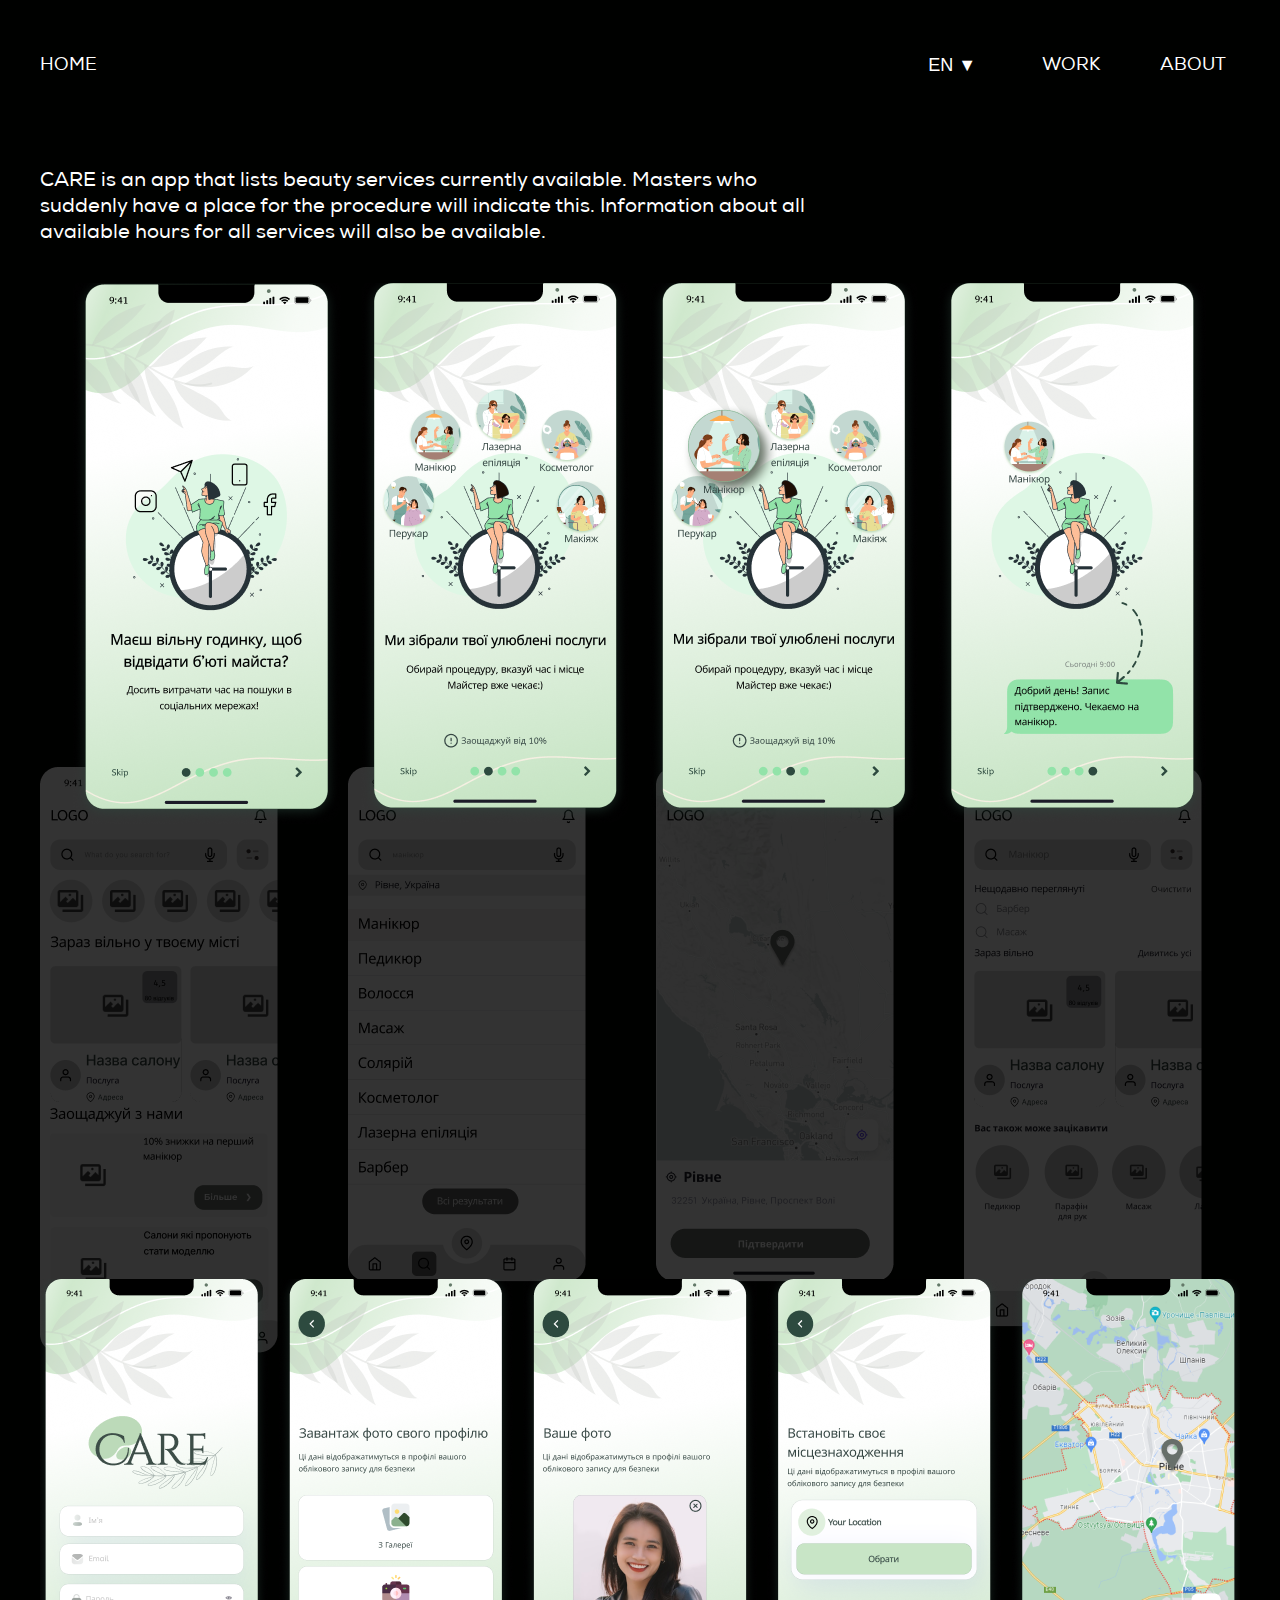
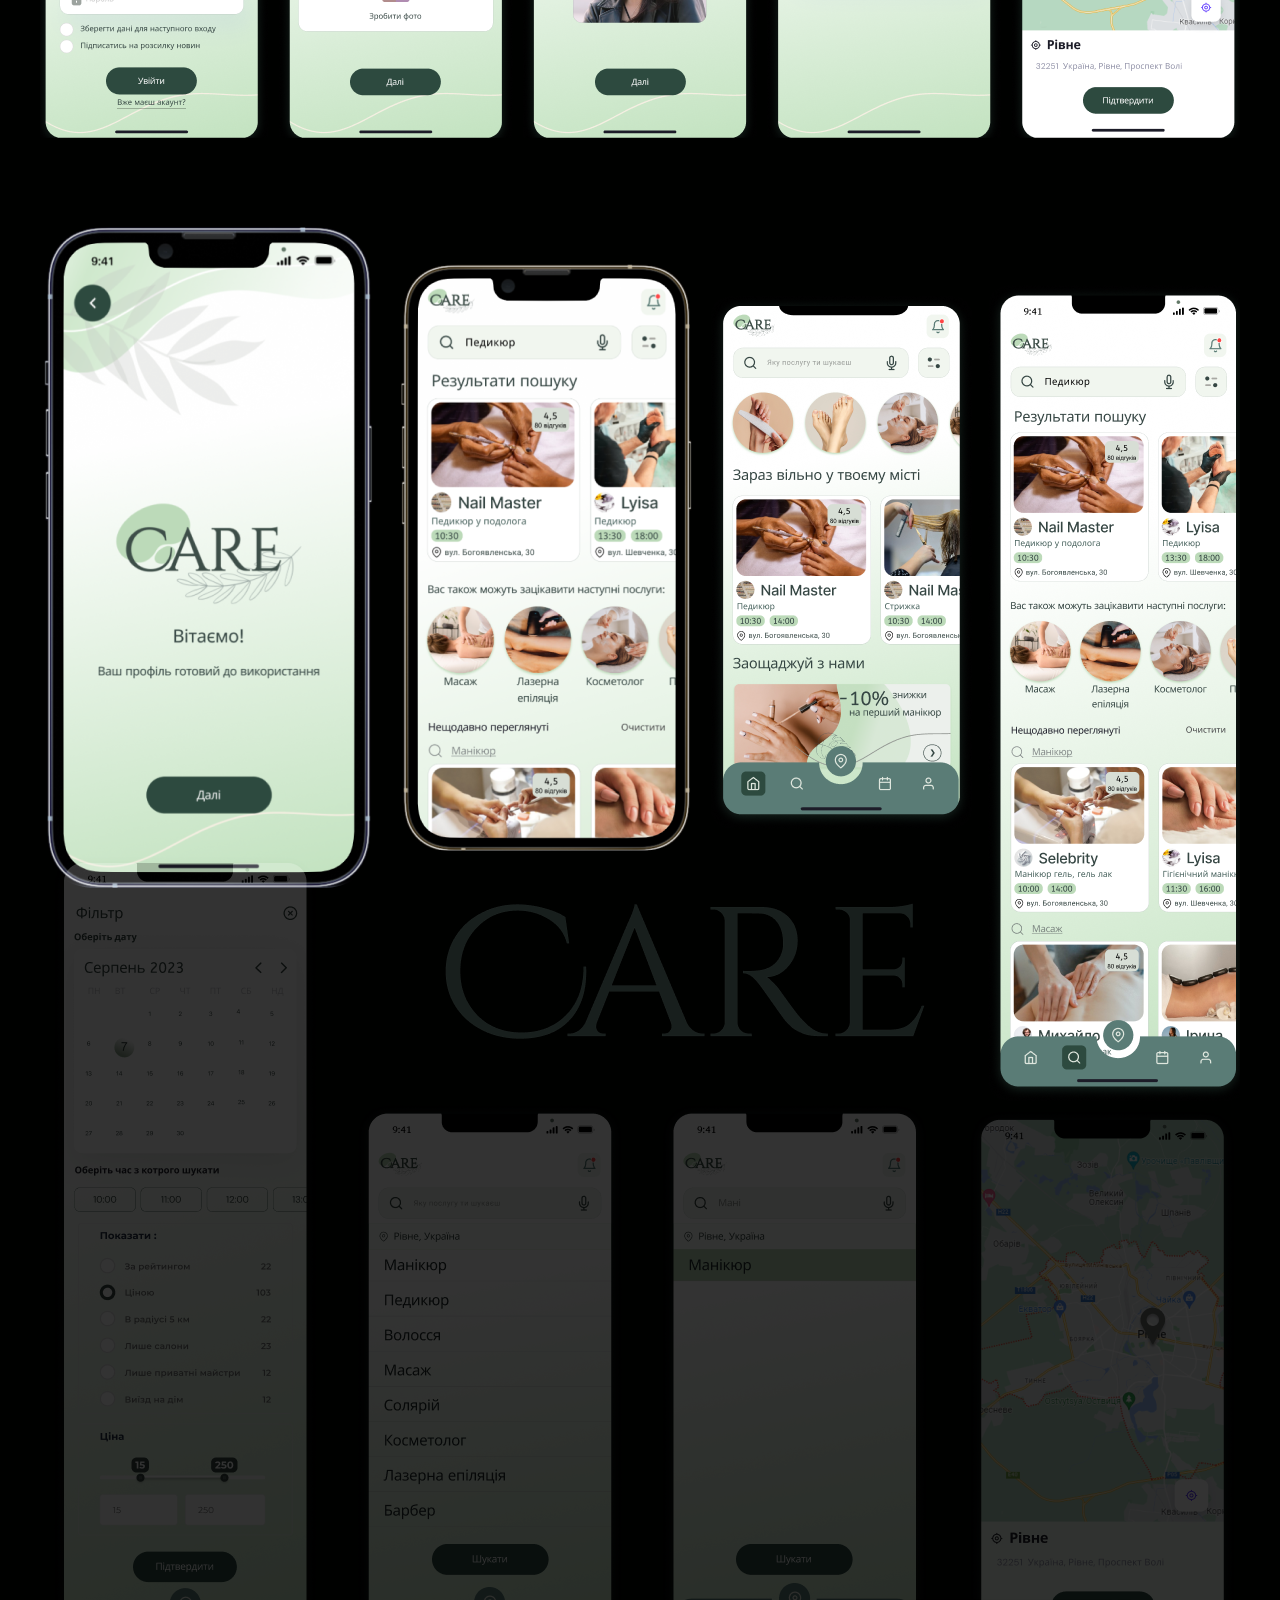
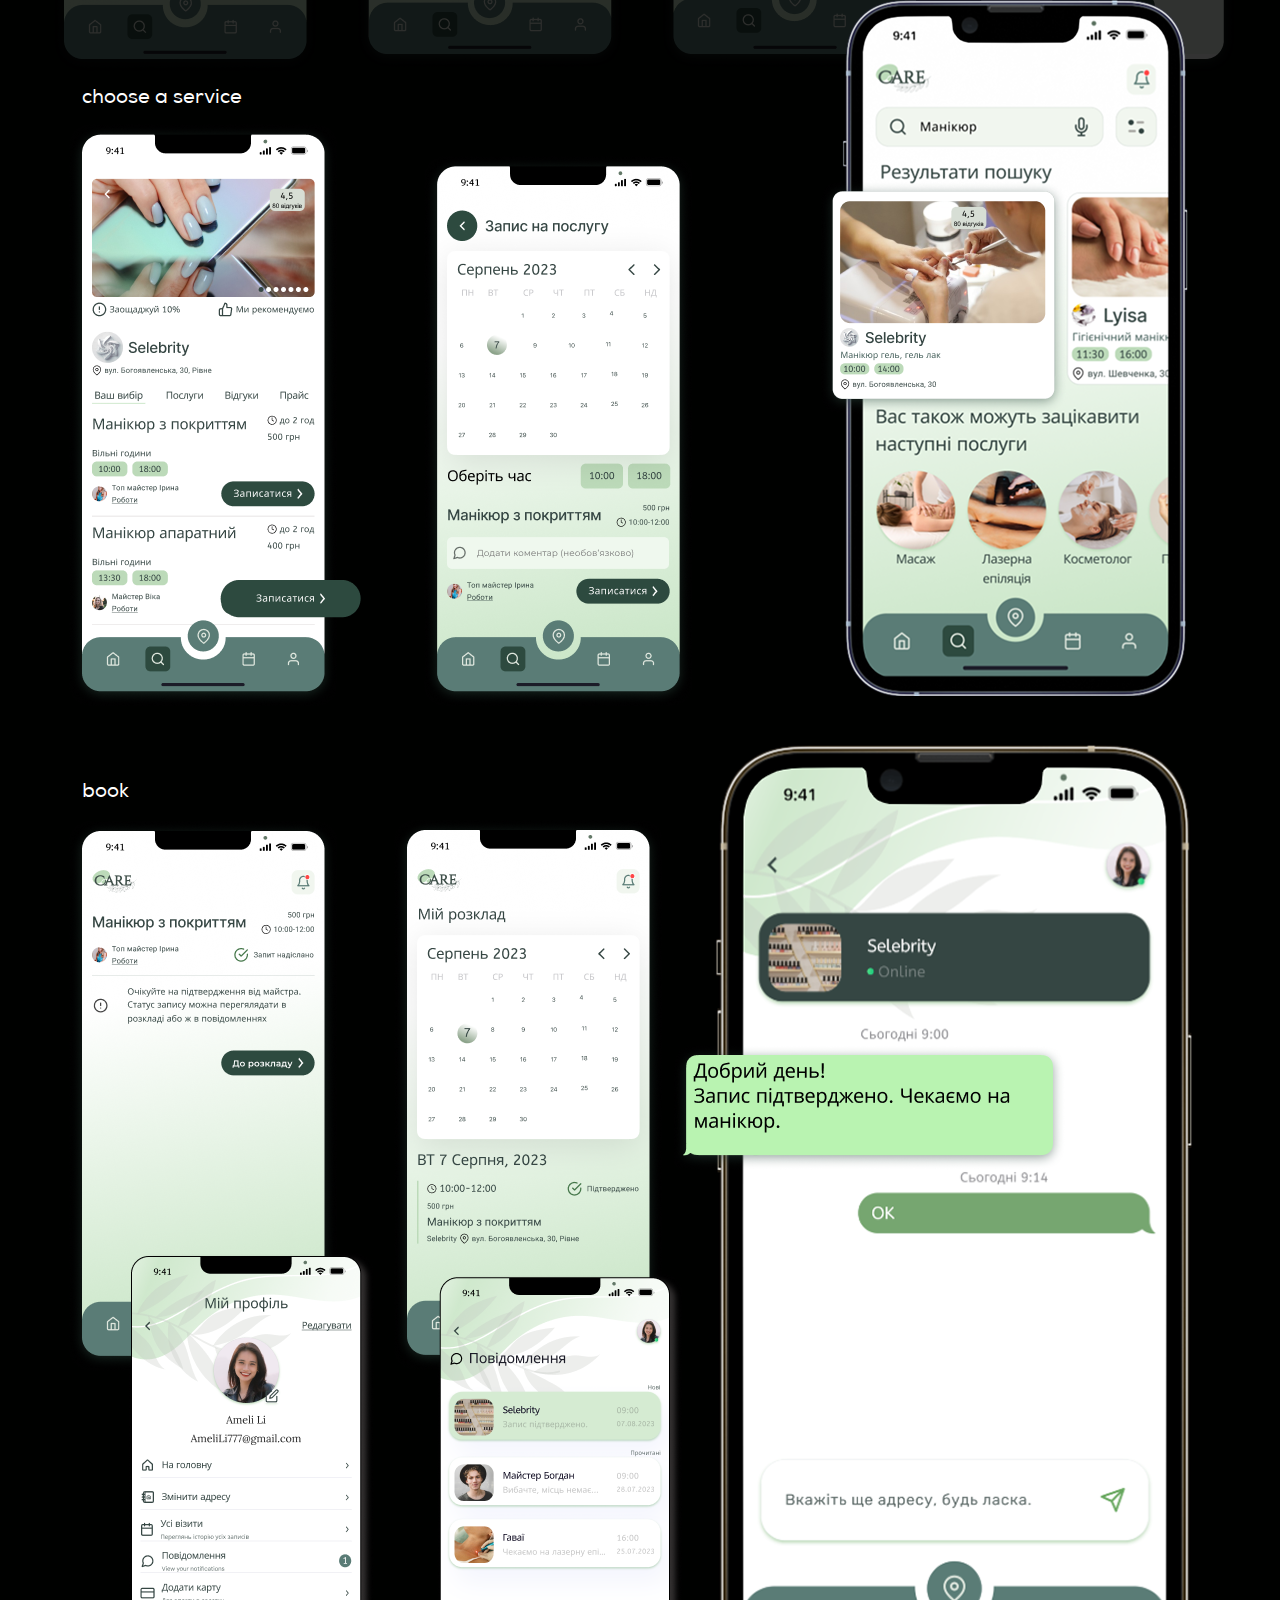
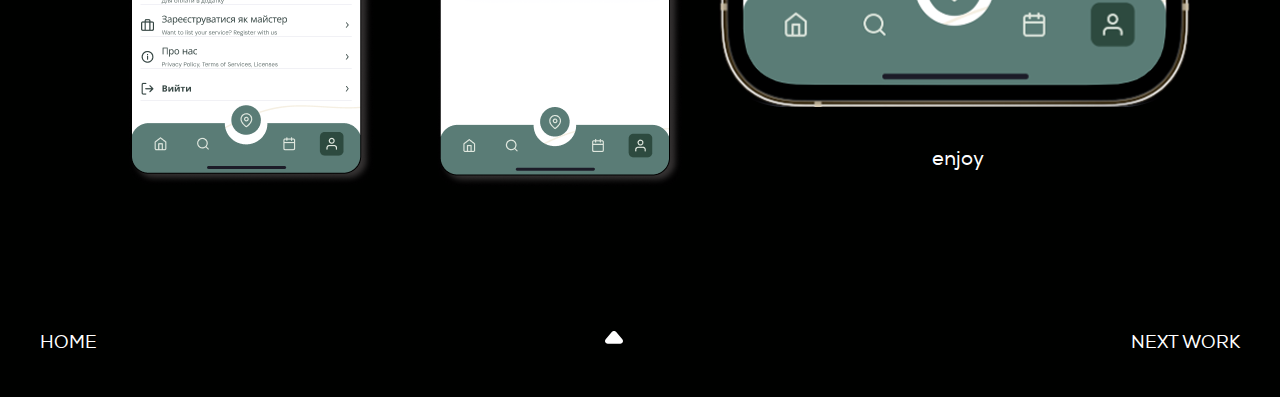
<file: works-mobileapp.html>
<!DOCTYPE html>
<html lang="en">

<head>
  <meta charset="UTF-8" />
  <meta name="viewport" content="width=device-width, initial-scale=1.0" />
  <title>ResumeIvanna</title>
  <link rel="stylesheet" href="./css/style.css" />
</head>

<body>
  <header class="header" id="header">
    <div class="container">
      <div class="header__menu">
        <div class="header__home">
          <a data-en="HOME" data-ua="ГОЛОВНА" class="link header__link" href="./index.html">HOME</a>
        </div>
        <ul class="header__hat">
          <li class="header__langswitcher">
            <button class="header__lang-btn lang-btn button" id="lang-btn">
              EN&#9660;
            </button>
            <ul class="lang-menu" id="lang-menu">
              <li data-lang="en">English<img class="flag-lang" src="./logo/gb.svg" alt="EN"></li>
              <li data-lang="ua">Українська<img class="flag-lang" src="./logo/ua.svg" alt="UA"></li>
            </ul>
          </li>
          <li>
            <a data-en="WORK" data-ua="ПОРТФОЛІО" class="link header__link" href="./index.html#work-section">WORK</a>
          </li>
          <li>
            <a data-en="ABOUT" data-ua="ПРО МЕНЕ" class="link header__link" href="./about.html">ABOUT</a>
          </li>
        </ul>
      </div>
    </div>
  </header>
  <main>
    <section class="mobileapp-section">
      <div class="container">
        <div class="mobileapp-section__container">
          <p data-en="CARE is an app that lists beauty services currently available. Masters who <br> suddenly 
            have a place for the procedure will indicate this. Information about all <br> available hours for all 
            services will also be available." data-ua="CARE — це мобільний застосунок, у якому зібрано всі актуальні 
            пропозиції <br> beauty-послуг. Майстри можуть миттєво позначати вільні години, що з’явилися несподівано, 
            а користувачі — швидко знаходити потрібну процедуру у зручний час. У додатку представлена вся інформація 
            <br> про доступні записи та послуги, щоб зробити процес бронювання максимально простим і
            комфортним.">CARE is an app that lists beauty services currently available. Masters who <br> suddenly have
            a place for the procedure will indicate this. Information about all
            <br> available hours for all services will also be available.
          </p>
          <img src="./images/works-section/mobileapp-image/mobile-app-img-1.png" alt="mobileapp-image-1">
          <img src="./images/works-section/mobileapp-image/mobile-app-img-2.png" alt="mobileapp-image-2">
          <img src="./images/works-section/mobileapp-image/mobile-app-img-3.png" alt="mobileapp-image-3">
          <div class="mobileapp-section__content">
            <p data-en="choose a service" data-ua="обери послугу">choose a service</p>
            <p data-en="book" data-ua="забронюй">book</p>
            <img src="./images/works-section/mobileapp-image/mobile-app-img-4.png" alt="mobileapp-image-4">
            <p data-en="enjoy" data-ua="насолоджуйся">enjoy</p>
          </div>
        </div>
      </div>
    </section>
  </main>
  <footer class="footer">
    <div class="container">
      <div class="footer__menu">
        <a data-en="HOME" data-ua="ГОЛОВНА" class="link footer__link" href="./index.html">HOME</a>
        <a href="#header" class="arrow-link-rotate">
          <svg width="24" height="18" viewBox="0 0 24 24" fill="none" xmlns="http://www.w3.org/2000/svg">
            <path
              d="M20.4184 17L3.58164 17C2.91694 17.0009 2.26556 16.8223 1.7029 16.485C1.14023 16.1476 0.689285 15.6652 0.402257 15.0936C0.0662574 14.4154 -0.0631556 13.6609 0.0287643 12.916C0.120684 12.1711 0.43024 11.4658 0.922156 10.8804L9.34052 1.15777C9.67089 0.794356 10.0793 0.502893 10.5382 0.303137C10.997 0.103381 11.4956 0 12 0C12.5044 0 13.003 0.103381 13.4618 0.303137C13.9207 0.502893 14.3291 0.794356 14.6595 1.15777L23.0778 10.8804C23.5698 11.4658 23.8793 12.1711 23.9712 12.916C24.0632 13.6609 23.9337 14.4154 23.5977 15.0936C23.3107 15.6652 22.8598 16.1476 22.2971 16.485C21.7344 16.8223 21.0831 17.0009 20.4184 17Z"
              fill="currentColor" />
          </svg>
        </a>
        <a data-en="NEXT WORK" data-ua="НАСТУПНА РОБОТА" class="link footer__link" href="./works-illustrations.html">
          NEXT WORK
        </a>
      </div>
    </div>
    </div>
  </footer>
  <script src="./js/lang-menu.js"></script>
</body>

</html>
</file>
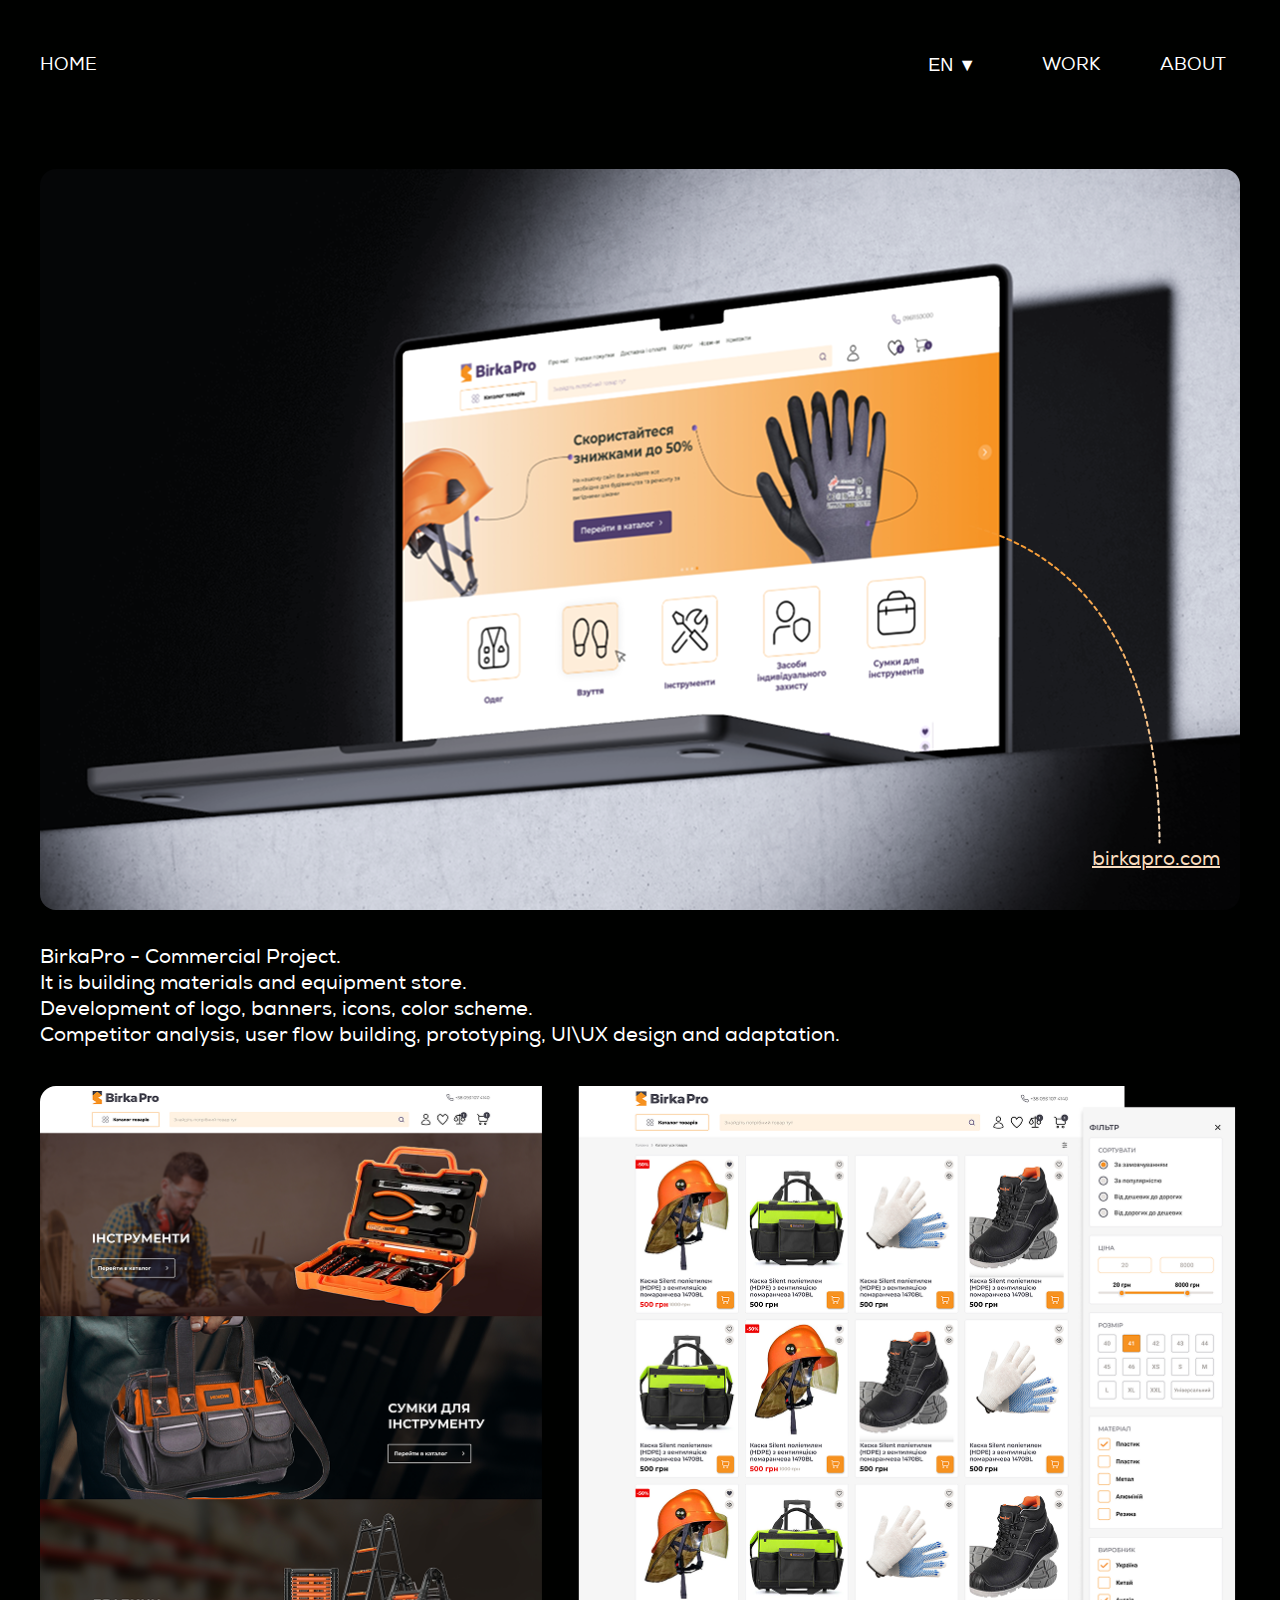
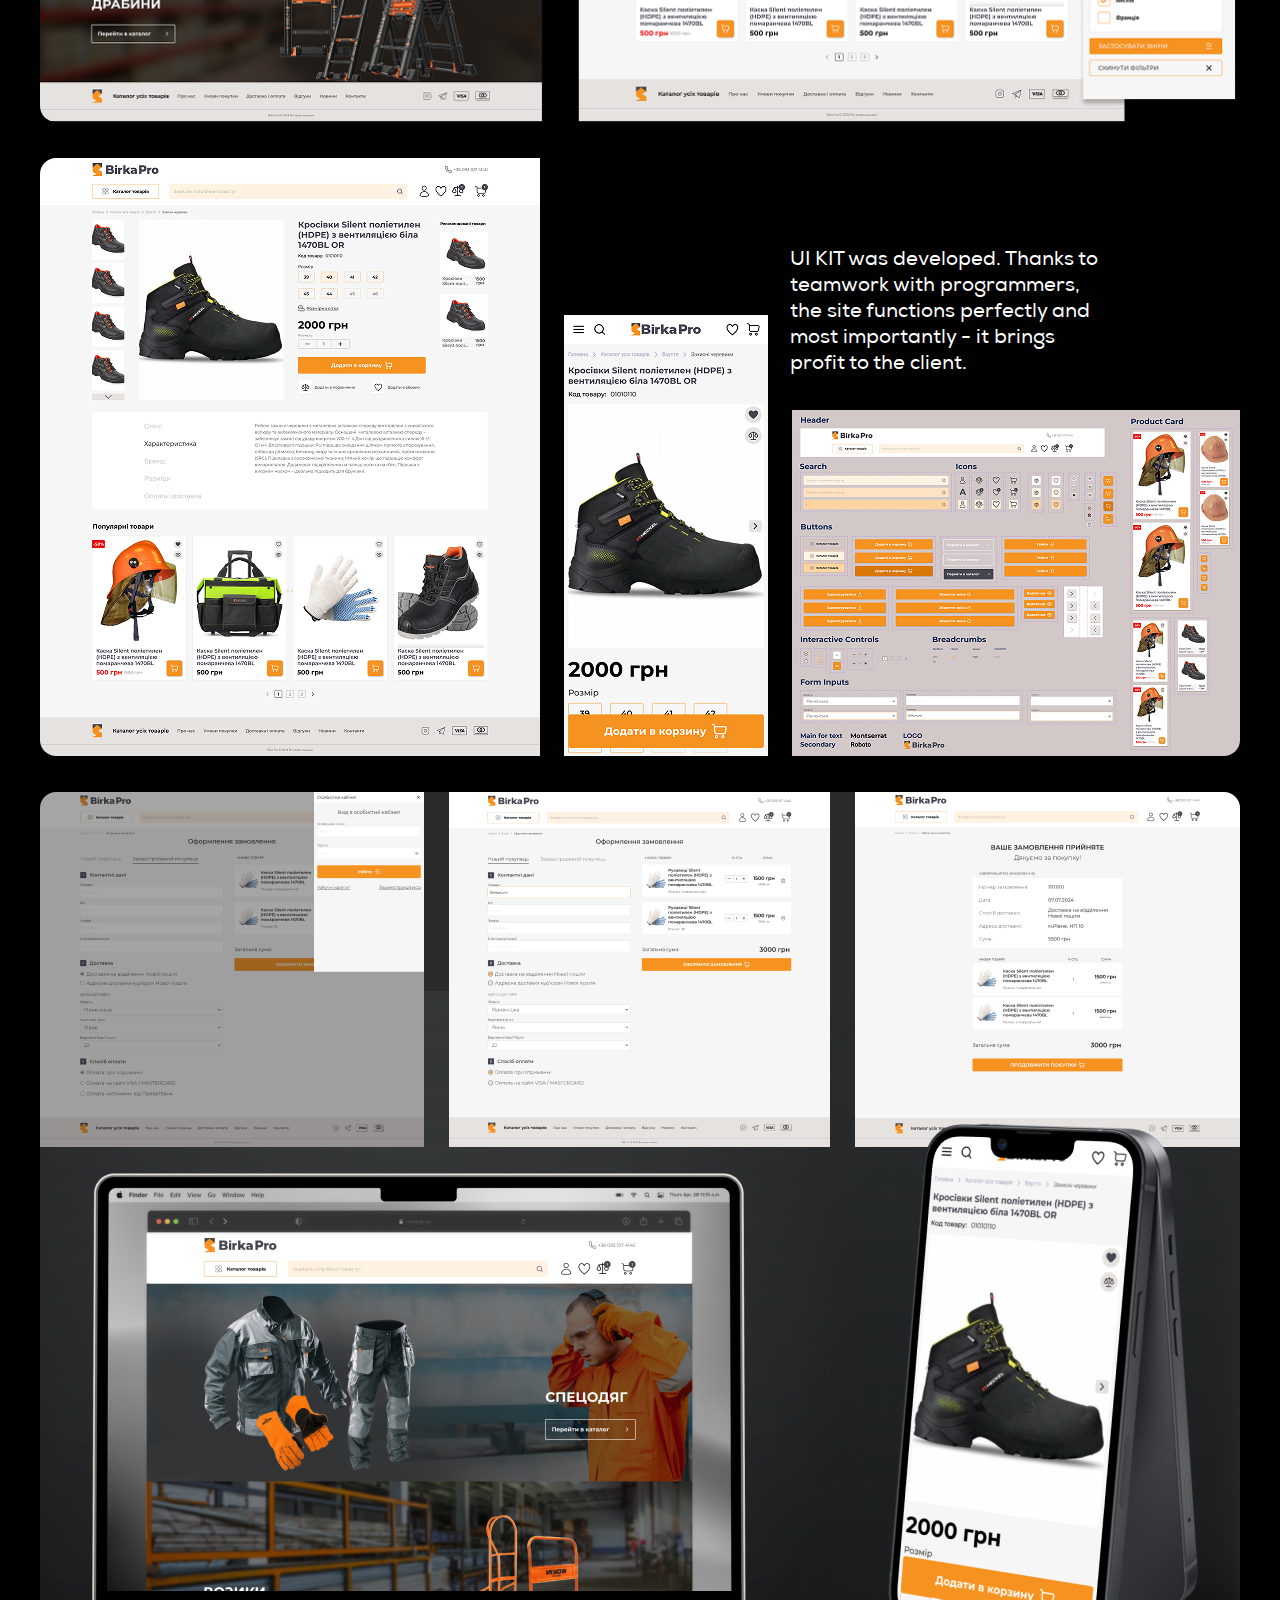
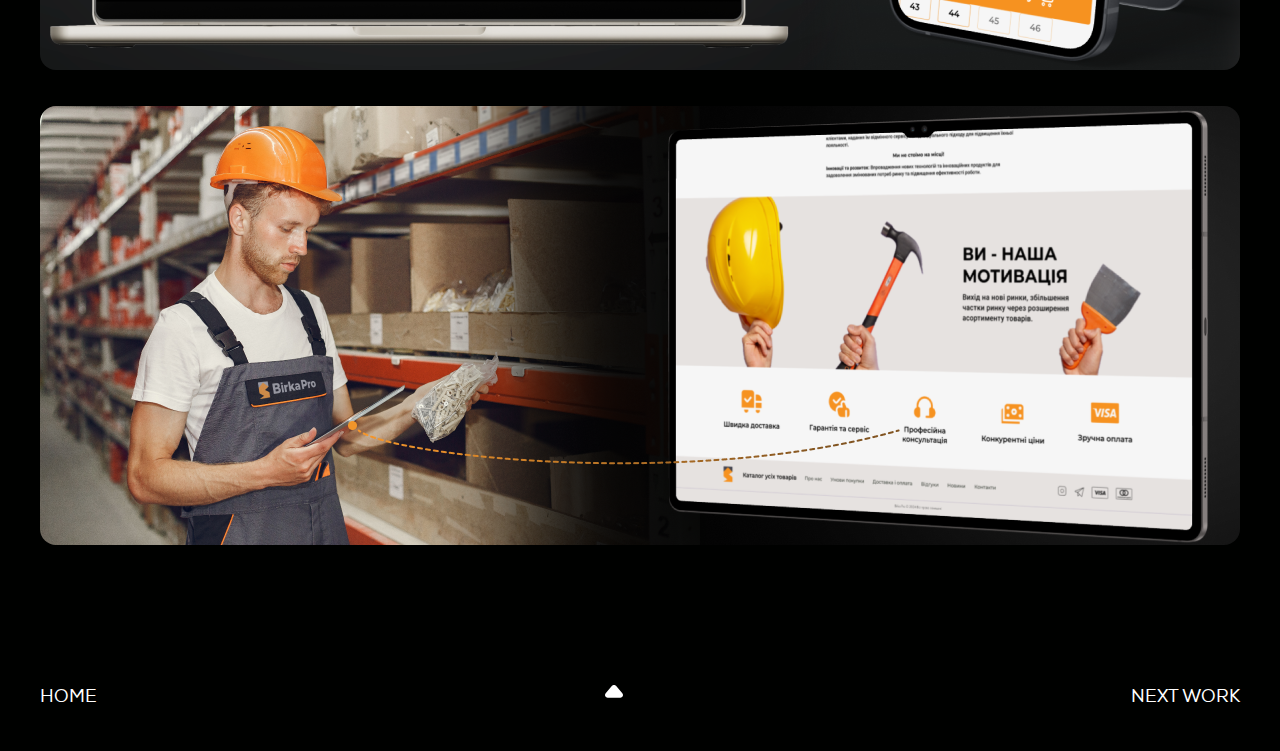
<file: works-website.html>
<!DOCTYPE html>
<html lang="en">

<head>
  <meta charset="UTF-8" />
  <meta name="viewport" content="width=device-width, initial-scale=1.0" />
  <title>ResumeIvanna</title>
  <link rel="stylesheet" href="./css/style.css" />
</head>

<body>
  <header class="header" id="header">
    <div class="container">
      <div class="header__menu">
        <div class="header__home">
          <a data-en="HOME" data-ua="ГОЛОВНА" class="link header__link" href="./index.html">HOME</a>
        </div>
        <ul class="header__hat">
          <li class="header__langswitcher">
            <button class="header__lang-btn lang-btn button" id="lang-btn">
              EN&#9660;
            </button>
            <ul class="lang-menu" id="lang-menu">
              <li data-lang="en">English<img class="flag-lang" src="./logo/gb.svg" alt="EN"></li>
              <li data-lang="ua">Українська<img class="flag-lang" src="./logo/ua.svg" alt="UA"></li>
            </ul>
          </li>
          <li>
            <a data-en="WORK" data-ua="ПОРТФОЛІО" class="link header__link" href="./index.html#work-section">WORK</a>
          </li>
          <li>
            <a data-en="ABOUT" data-ua="ПРО МЕНЕ" class="link header__link" href="./about.html">ABOUT</a>
          </li>
        </ul>
      </div>
    </div>
  </header>
  <main>
    <section class="website-section">
      <div class="container">
        <div class="website-section__container">
          <div class="website-section__content-1">
            <img src="./images/works-section/website-image/website-img-1.png" alt="website image 1">
            <a target="_blank" href="https://birkapro.com/">birkapro.com</a>
          </div>
          <p data-en="BirkaPro - Commercial Project. <br>
            It is building materials and equipment store. <br> Development of logo, banners, icons, color scheme. <br>
            Competitor analysis, user flow building, prototyping, UI\UX design and adaptation." data-ua="BirkaPro - комерційний проект. <br>
            Це магазин будівельних матеріалів та обладнання. <br> Розробка логотипу, банерів, іконок, колірної гами. <br>
            Аналіз конкурентів, створення прототипів, UI/UX дизайн та адаптація.">BirkaPro - Commercial Project. <br>
            It is building materials and equipment store. <br> Development of logo, banners, icons, color scheme. <br>
            Competitor analysis, user flow building, prototyping, UI\UX design and adaptation.</p>
          <img src="./images/works-section/website-image/website-img-2.png" alt="website image 2">
          <div class="website-section__content-2">
            <img src="./images/works-section/website-image/website-img-3.png" alt="website image 3">
            <p data-en="UI KIT was developed. Thanks to teamwork with programmers, the site functions perfectly and
              most importantly - it brings profit to the client." data-ua="Було розроблено UI KIT. Завдяки командній 
              роботі з програмістами, сайт функціонує ідеально і найголовніше - він приносить прибуток клієнту.">UI KIT
              was developed. Thanks to teamwork with programmers, the site functions perfectly and most importantly -
              it brings profit to the client.</p>
          </div>
          <img src="./images/works-section/website-image/website-img-4.png" alt="website image 4">
          <img src="./images/works-section/website-image/website-img-5.png" alt="website image 5">
        </div>
      </div>
    </section>
  </main>
  <footer class="footer">
    <div class="container">
      <div class="footer__menu">
        <a data-en="HOME" data-ua="ГОЛОВНА" class="link footer__link" href="./index.html">HOME</a>
        <a href="#header" class="arrow-link-rotate">
          <svg width="24" height="18" viewBox="0 0 24 24" fill="none" xmlns="http://www.w3.org/2000/svg">
            <path
              d="M20.4184 17L3.58164 17C2.91694 17.0009 2.26556 16.8223 1.7029 16.485C1.14023 16.1476 0.689285 15.6652 0.402257 15.0936C0.0662574 14.4154 -0.0631556 13.6609 0.0287643 12.916C0.120684 12.1711 0.43024 11.4658 0.922156 10.8804L9.34052 1.15777C9.67089 0.794356 10.0793 0.502893 10.5382 0.303137C10.997 0.103381 11.4956 0 12 0C12.5044 0 13.003 0.103381 13.4618 0.303137C13.9207 0.502893 14.3291 0.794356 14.6595 1.15777L23.0778 10.8804C23.5698 11.4658 23.8793 12.1711 23.9712 12.916C24.0632 13.6609 23.9337 14.4154 23.5977 15.0936C23.3107 15.6652 22.8598 16.1476 22.2971 16.485C21.7344 16.8223 21.0831 17.0009 20.4184 17Z"
              fill="currentColor" />
          </svg>
        </a>
        <a data-en="NEXT WORK" data-ua="НАСТУПНА РОБОТА" class="link footer__link" href="./works-video.html">
          NEXT WORK
        </a>
      </div>
    </div>
    </div>
  </footer>
  <script src="./js/lang-menu.js"></script>
</body>

</html>
</file>
<file: css/style.css>
*,
*::before,
*::after {
  box-sizing: border-box;
}

@font-face {
  font-display: swap;
  font-family: "Nexa-Regular";
  font-weight: 400;
  src: url("../fonts/Nexa-Regular.woff2") format("woff2");
}

html {
  scroll-behavior: smooth;
  overflow-x: hidden;
}

body {
  margin: 0;
  font-family: "Nexa-Regular", sans-serif;
  color: var(--color-primary-white);
  background-color: var(--color-primary-black);
}

:root {
  --color-primary-black: #000100;
  --color-primary-white: #ffffff;
  --color-secondary-blue: #297cde;
}

h1,
h2,
h3 {
  margin: 0;
  font-weight: 400;
  font-family: "Nexa-Regular", sans-serif;
}

img {
  display: block;
  max-width: 100%;
  height: auto;
  object-fit: inherit;
}

ul {
  list-style-type: none;
  margin: 14px;
  padding: 0;
}

p {
  list-style-type: none;
  font-weight: 400;
  margin: 0;
  padding: 0;
}

a {
  display: inline-block;
  text-decoration: none;
}

address {
  font-style: normal;
}

.container {
  max-width: 1240px;
  width: 100%;
  padding-left: 20px;
  padding-right: 20px;
  margin: 0 auto;
}

.link {
  text-decoration: none;
  color: var(--color-primary-white);
}

.button {
  background: none;
  border: none;
  outline: none;
  cursor: pointer;
}

/* Lang-menu */
.lang-menu {
  position: absolute;
  padding: 5px;
  top: 100%;
  left: 0;
  border: 0.5px solid var(--color-primary-white);
  border-radius: 5px;
  display: none;
  z-index: 100;
}

.lang-menu.show {
  display: block;
}

.lang-menu li {
  cursor: pointer;
  padding: 4px 6px;
}

.lang-menu li:hover {
  background: var(--color-secondary-blue);
}

.flag-lang {
  width: 20px;
  height: 14px;
}

/* Header */
.header {
  padding-top: 40px;
  padding-bottom: 40px;
}

.header__menu {
  display: flex;
  justify-content: space-between;
  align-items: center;
}

.header__hat {
  display: flex;
  align-items: center;
  vertical-align: middle;
  gap: 60px;
}

.header__langswitcher {
  position: relative;
}

.header__lang-btn {
  font-size: 18px;
  cursor: pointer;
  color: var(--color-primary-white);
}

.header__link {
  font-size: 18px;
  transition-duration: 0.3s;
}

.header__link:hover {
  color: var(--color-secondary-blue);
}

/* Main-section */
.main-section {
  position: relative;
  margin-top: 100px;
}

.main-section__container {
  display: flex;
  justify-content: center;
  align-items: flex-start;
  flex-direction: column;
  gap: 40px;
  padding: 0 250px;
  background-image: url(../images/background.png);
  background-position: right;
  background-repeat: no-repeat;
  background-size: contain;
}

.main-section__title {
  font-size: 64px;
  line-height: 1.25;
}

.main-section__text {
  font-size: 20px;
  line-height: 1.25;
}

.main-section__arrow {
  display: flex;
  justify-content: center;
  margin-block: 58px;
}

.main-section__button {
  cursor: pointer;
  padding: 16px 40px;
  background: transparent;
  color: var(--color-primary-white);
  border: 1px solid var(--color-primary-white);
  border-radius: 300px;
  transition-duration: 0.3s;
}

.main-section__button:hover {
  color: var(--color-secondary-blue);
  border: 1px solid var(--color-secondary-blue);
}

.footer__main-section {
  display: flex;
  justify-content: flex-end;
}

.arrow-link,
.arrow-link-rotate {
  color: var(--color-primary-white);
  transition: color 0.3s;
}

.arrow-link:hover,
.arrow-link-rotate:hover {
  color: var(--color-secondary-blue);
}

/* Work-section */

.work-section__title {
  font-size: 32px;
  line-height: 1.2;
}

.work-section__blocks {
  display: grid;
  grid-template-columns: repeat(2, 1fr);
  grid-auto-rows: auto;
  grid-auto-flow: dense;
  max-width: 1200px;
  gap: 16px;
  margin: 0 auto;
}

.work-section__block {
  display: flex;
  justify-content: center;
  font-size: 1.4rem;
  font-weight: 600;
  color: white;
  border-radius: 16px;
  cursor: pointer;
  transition: all 0.3s ease;
  overflow: hidden;
}

.work-section__block:hover {
  transform: scale(1.02);
}

.work-section__block img {
  border-radius: inherit;
  filter: grayscale(100%);
}

.work-section__block img:hover {
  filter: grayscale(0);
}

.block1,
.block3,
.block5,
.block6 {
  grid-row: span 1;
}

.block2,
.block4 {
  grid-row: span 2;
}

/* Works-video-section */
.works-video-section__container p {
  margin-block: 40px;
  font-size: 20px;
}

.works-video-section__container img {
  border-radius: 12px;
}

.works-video-section__container img:nth-of-type(2) {
  position: relative;
  left: 50%;
  width: 100vw;
  max-width: none;
  transform: translateX(-50%);
  margin-bottom: 60px;
}

.works-video-section__videocontainer {
  display: flex;
  justify-content: center;
  align-items: center;
}

.works-video-section__videocontainer video {
  width: 100%;
  border-radius: 12px;
}

.works-video-section__videocontainer-2 {
  display: flex;
  justify-content: center;
  align-items: center;
  gap: 30px;
}

.works-video-section__videocontainer-2 video {
  width: 400px;
  height: auto;
  max-width: none;
}

/* About-section */
.about-section {
  position: relative;
}

.about-section__content {
  display: flex;
  flex-direction: column;
  gap: 40px;
}

.about-section__title {
  font-size: 64px;
  line-height: 1.2;
}

.about-section__text {
  font-size: 20px;
  line-height: 1.25;
}

.about-section__image {
  position: absolute;
  width: 100vw;
  height: auto;
  display: block;
  margin-right: calc(-50vw + 50%);
  z-index: -100;
}

.about-section__fact {
  margin-top: 100px;
}

.about-section__list {
  display: flex;
  gap: 200px;
}

.about-section__list-title {
  font-size: 56px;
  font-weight: 400;
}

.about-section__list-text {
  font-size: 24px;
}

.about-section__key-content {
  display: flex;
  flex-direction: column;
  gap: 40px;
  margin-top: 100px;
}

.about-section__key-list {
  display: flex;
  flex-direction: column;
  list-style-type: disc;
  gap: 24px;
}

.about-section__key-title {
  font-size: 40px;
  line-height: 1.25;
}

.about-section__key-text {
  font-size: 20px;
  line-height: 1.25;
}

.about-section__socials {
  display: flex;
  flex-direction: column;
  gap: 40px;
  margin-top: 100px;
}

.about-section__socials-title {
  font-size: 40px;
  line-height: 1.25;
}

.about-section__socials-list {
  display: flex;
  gap: 100px;
  margin-bottom: 50px;
}

.socials-link {
  transition-duration: 0.3s;
}

.socials-link:hover {
  transform: scale(1.1);
}

.footer__about-section {
  display: flex;
  justify-content: flex-end;
}

/* Footer-works-section */
.footer {
  padding-top: 40px;
  padding-bottom: 40px;
}

.footer__menu {
  display: flex;
  justify-content: space-between;
  align-items: center;
}

.footer__link {
  display: inline-flex;
  align-items: center;
  gap: 8px;
  text-decoration: none;
  color: inherit;
  font-size: 18px;
  transition: all 0.3s ease;
}

.footer__link svg {
  position: relative;
  top: -2px;
}

.footer__link:hover {
  color: var(--color-secondary-blue);
}

/* Banner-section */
.banner-section__container {
  margin-top: 60px;
}

.banner-section__container p {
  font-size: 20px;
}

.banner-section__container p:nth-of-type(2) {
  margin-top: 16px;
}

.banner-section__series-first {
  display: grid;
  grid-template-columns: repeat(2, 2fr);
  grid-auto-rows: 300px;
  gap: 50px;
  margin-top: 100px;
}

.banner-section__series-first img {
  width: 100%;
  object-fit: cover;
  border-radius: 8px;
}

.banner-section__series-second {
  display: flex;
  justify-content: space-between;
  align-items: flex-start;
  gap: 56px;
  margin-block: 100px;
}

.banner-section__series-second-left {
  display: flex;
  flex: 1;
  gap: 20px;
}

.banner-section__series-second-left img {
  width: 100%;
  object-fit: cover;
  border-radius: 8px;
}

.banner-section__series-second-right {
  display: flex;
  flex-direction: column;
  flex: 1;
  gap: 30px;
}

.banner-section__series-second-right img {
  width: 100%;
  object-fit: cover;
  border-radius: 8px;
}

.banner-section__series-third-1 {
  position: relative;
  display: flex;
  gap: 56px;
  margin-bottom: 100px;
}

.banner-section__series-third-1 img,
.banner-section__series-third-2 img,
.banner-section__series-four img {
  border-radius: 8px;
}

.banner-section__series-third-1 > div:last-child {
  position: absolute;
  bottom: 0;
  left: 53%;
  width: 100%;
}

.banner-section__series-third-1 > div p:last-child {
  background-color: black;
  display: inline;
  padding: 3px 4px;
}

.banner-section__series-third-2 {
  display: flex;
  gap: 56px;
  margin-bottom: 100px;
}

.banner-section__series-four {
  position: relative;
  margin-bottom: 100px;
}

.banner-section__series-four p {
  position: absolute;
  top: 0;
  width: 46%;
}

.banner-section__series-five {
  display: flex;
  justify-content: space-between;
  align-items: center;
  gap: 56px;
  margin-bottom: 100px;
}

.banner-section__series-five-left {
  display: flex;
  flex-direction: column;
  flex: 1;
  gap: 80px;
}

.banner-section__series-five-left p {
  margin: 0;
}

.banner-section__series-five-left img {
  width: 100%;
  object-fit: cover;
  border-radius: 8px;
}

.banner-section__series-five-right {
  display: flex;
  flex-direction: column;
  flex: 1;
  gap: 50px;
}

.banner-section__series-five-right img {
  width: 100%;
  object-fit: cover;
  border-radius: 8px;
}

/* Logo-section */
.logos-section__container {
  margin-bottom: 100px;
}

.logos-section__container img {
  display: block;
  width: 100%;
}

.logos-section__container p {
  font-size: 20px;
  margin-top: 36px;
}

.logos-section__group1 img {
  margin-block: 72px;
  border-radius: 16px;
}

.logos-section__group1-img2 {
  position: relative;
}

.logos-section__group1-text {
  position: absolute;
  top: 660px;
  left: 56px;
  right: 630px;
}

.logos-section__group2 p {
  margin-bottom: 24px;
}

.logos-section__group2 img {
  margin-bottom: 72px;
  border-radius: 16px;
}

.logos-section__group3 img:first-child {
  border-radius: 16px 16px 0 0;
}

.logos-section__group3 img:last-child {
  border-radius: 0 0 16px 16px;
}

/* Illustration-section */
.illustration-section__container {
  margin-bottom: 100px;
}

.illustration-section__container img {
  border-radius: 16px;
}

.illustration-section__container p {
  font-size: 20px;
  margin-block: 36px;
}

.illustration-section__container video {
  width: 100%;
  border-radius: 12px;
  margin-bottom: 36px;
}

.illustration-section__content-1 p:nth-of-type(1) {
  font-size: 24px;
}

.illustration-section__content-1 img {
  margin-block: 36px;
}

.illustration-section__content-2 p {
  margin-top: 100px;
}

.illustration-section__content-2-img {
  display: flex;
  gap: 46px;
}

.illustration-section__content-3 {
  position: relative;
}

.illustration-section__content-3 p {
  margin-top: 100px;
}

.illustration-section__content-3 img {
  margin-block: 36px;
}

.illustration-section__content-3 p:nth-of-type(2) {
  position: absolute;
  top: 840px;
  left: 256px;
  right: 720px;
  z-index: 2;
}

/* Mobileapp-section */
.mobileapp-section__container p {
  font-size: 20px;
  margin-block: 36px;
}

.mobileapp-section__container img:nth-of-type(2) {
  position: relative;
  top: -244px;
}

.mobileapp-section__container img:nth-of-type(3) {
  margin-top: -160px;
}

.mobileapp-section__content {
  position: relative;
}

.mobileapp-section__content img {
  position: relative;
  top: -90px;
}

.mobileapp-section__content p {
  margin: 0;
}

.mobileapp-section__content p:nth-of-type(1) {
  position: absolute;
  top: 0;
  left: 42px;
}
.mobileapp-section__content p:nth-of-type(2) {
  position: absolute;
  top: 694px;
  left: 42px;
}
.mobileapp-section__content p:nth-of-type(3) {
  position: absolute;
  bottom: 6.5%;
  left: 26.5%;
  width: 100%;
  text-align: center;
}

/* Website-section */
.website-section__container {
  margin-bottom: 100px;
}

.website-section__container p {
  font-size: 20px;
}

.website-section__container img {
  border-radius: 16px;
  margin-block: 36px;
}

.website-section__content-1,
.website-section__content-2 {
  position: relative;
}

.website-section__content-1 a {
  position: absolute;
  font-size: 20px;
  bottom: 36px;
  right: 20px;
  color: rgba(249, 221, 191, 1);
  text-decoration-line: underline;
}

.website-section__content-2 p {
  position: absolute;
  top: 90px;
  right: 140px;
  left: 750px;
}
</file>
